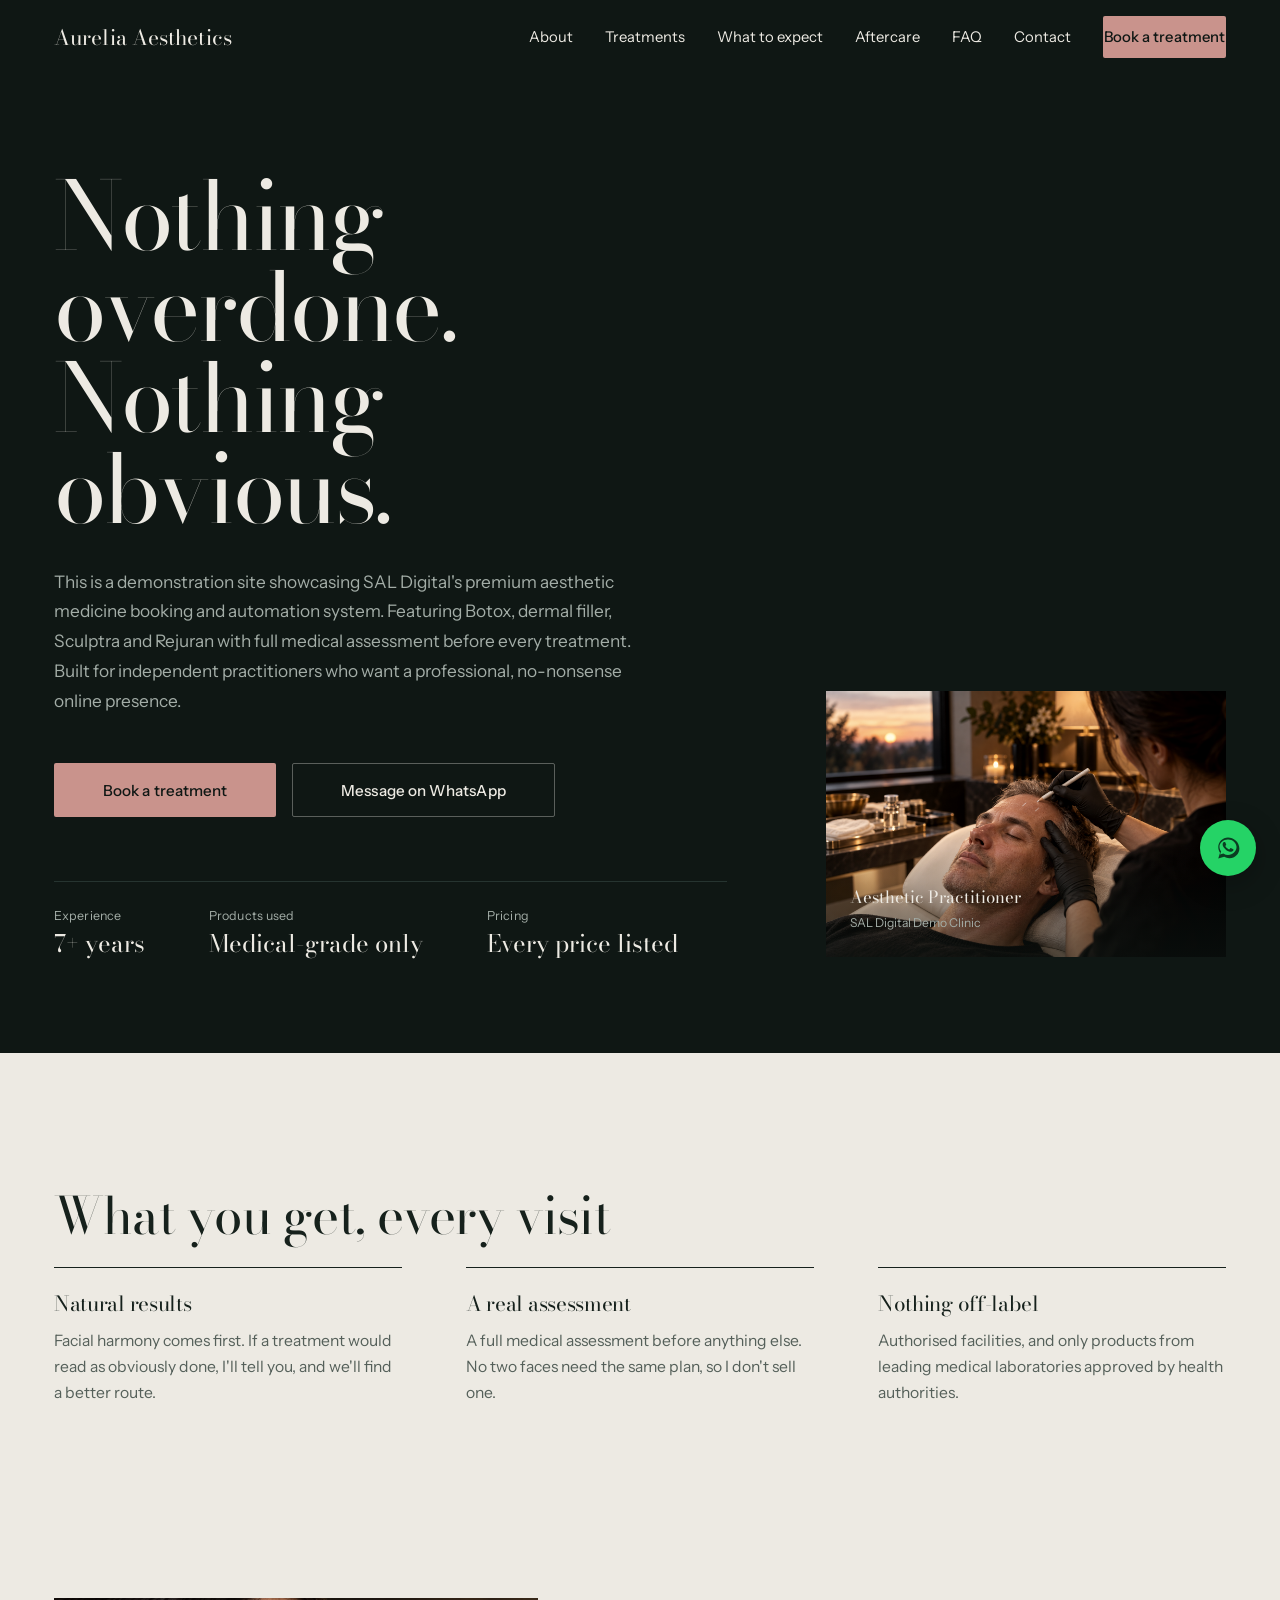
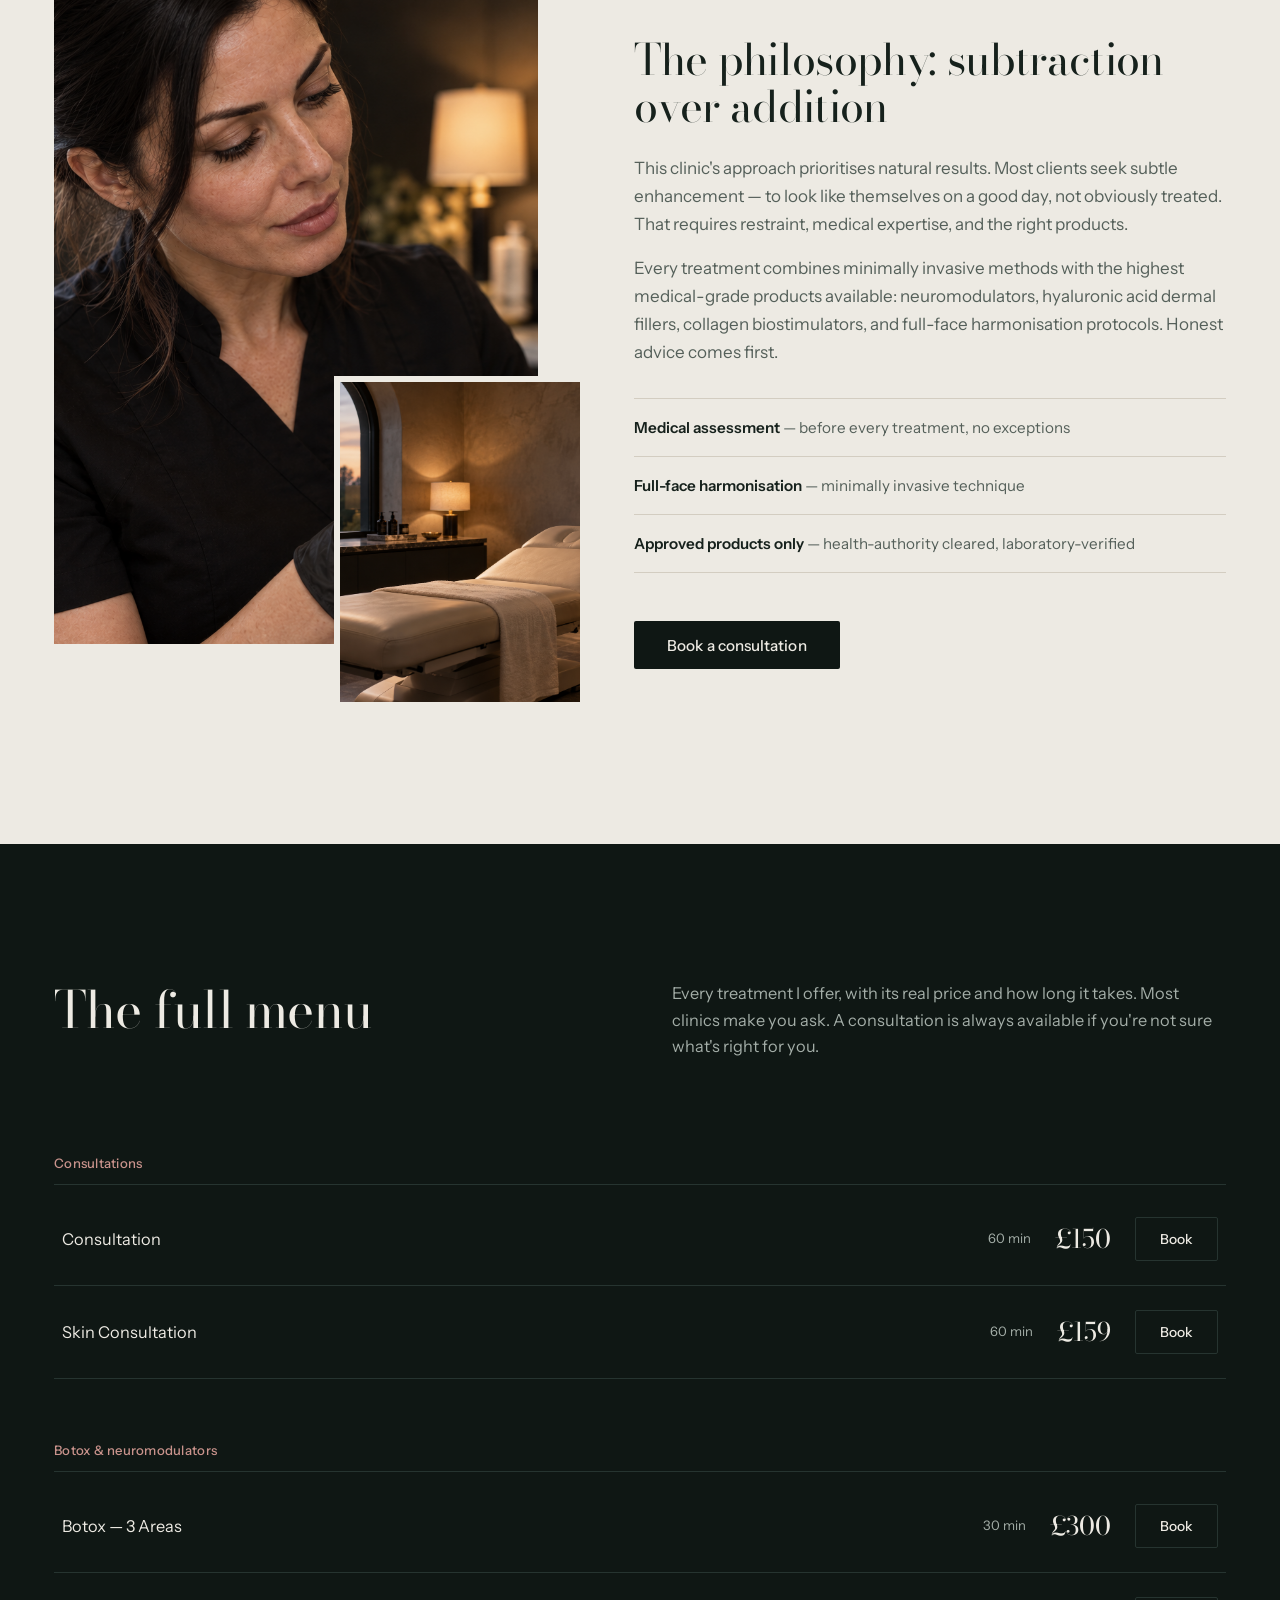
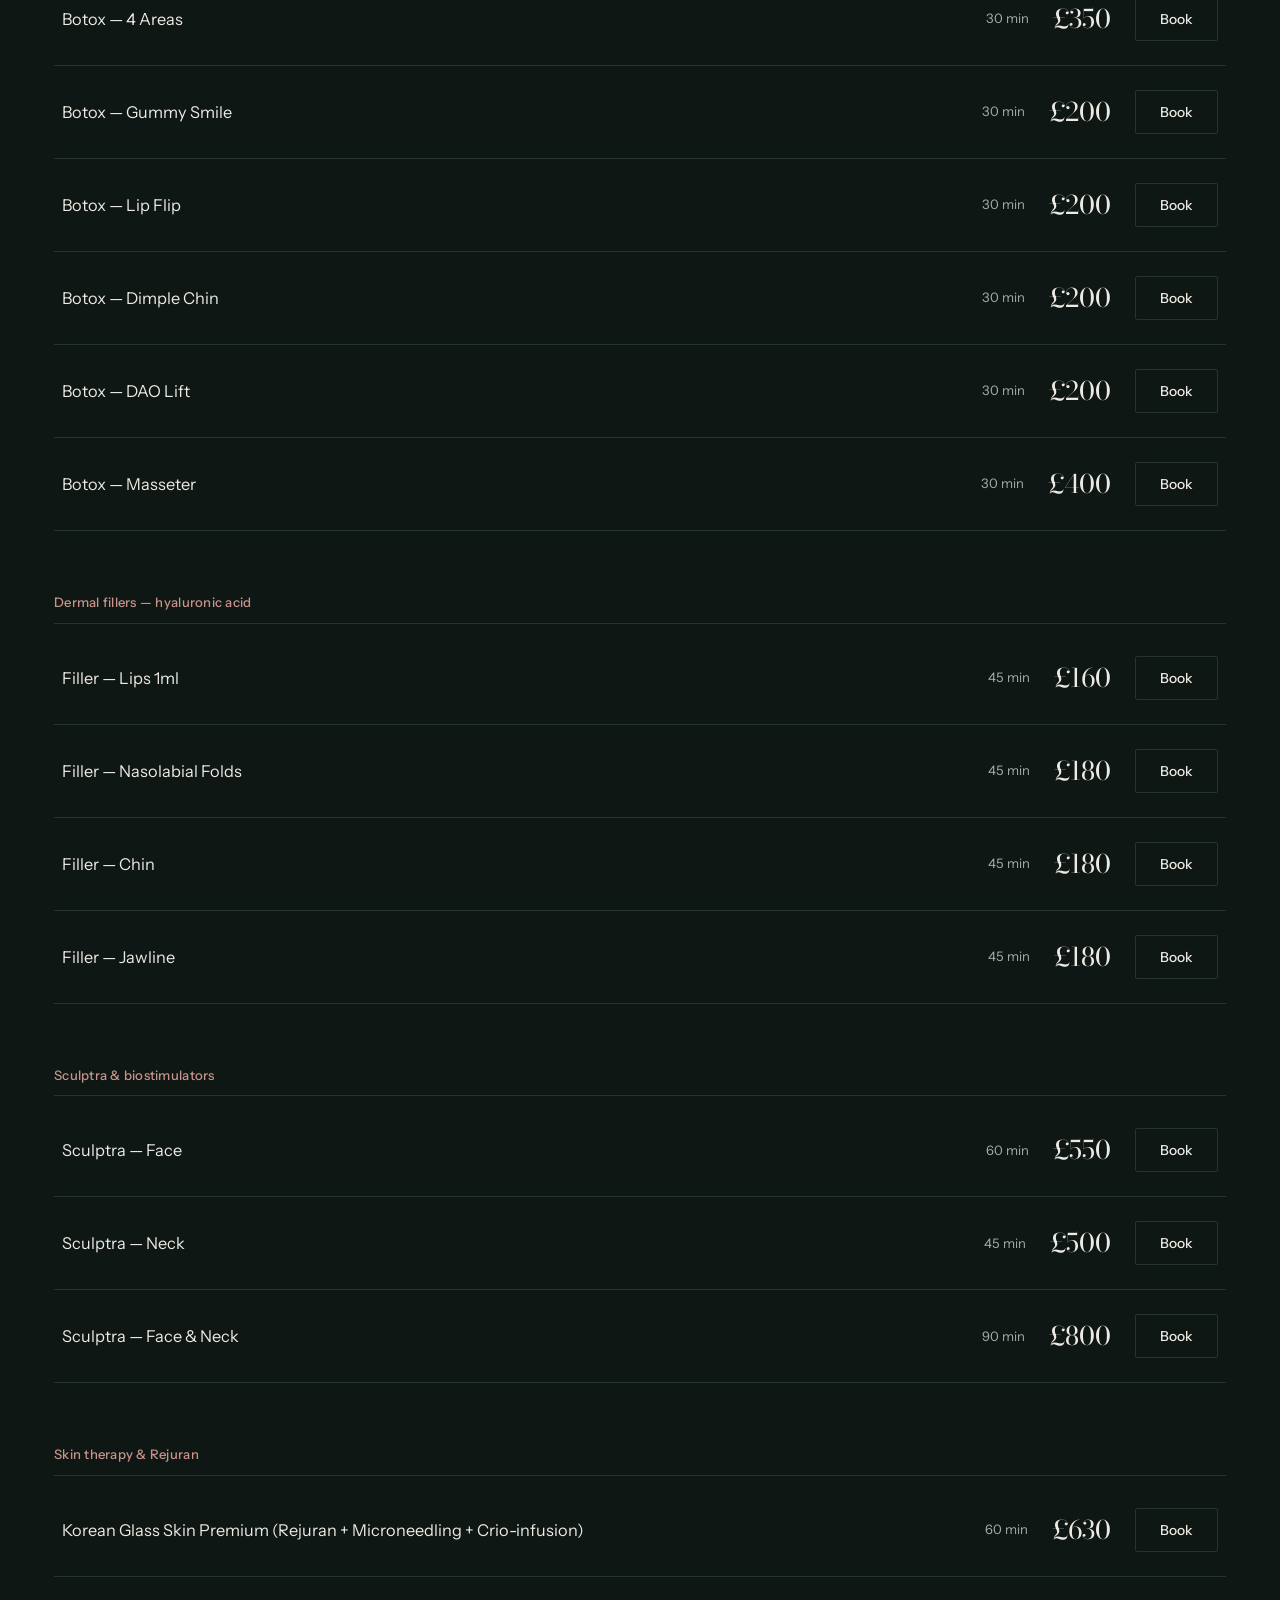
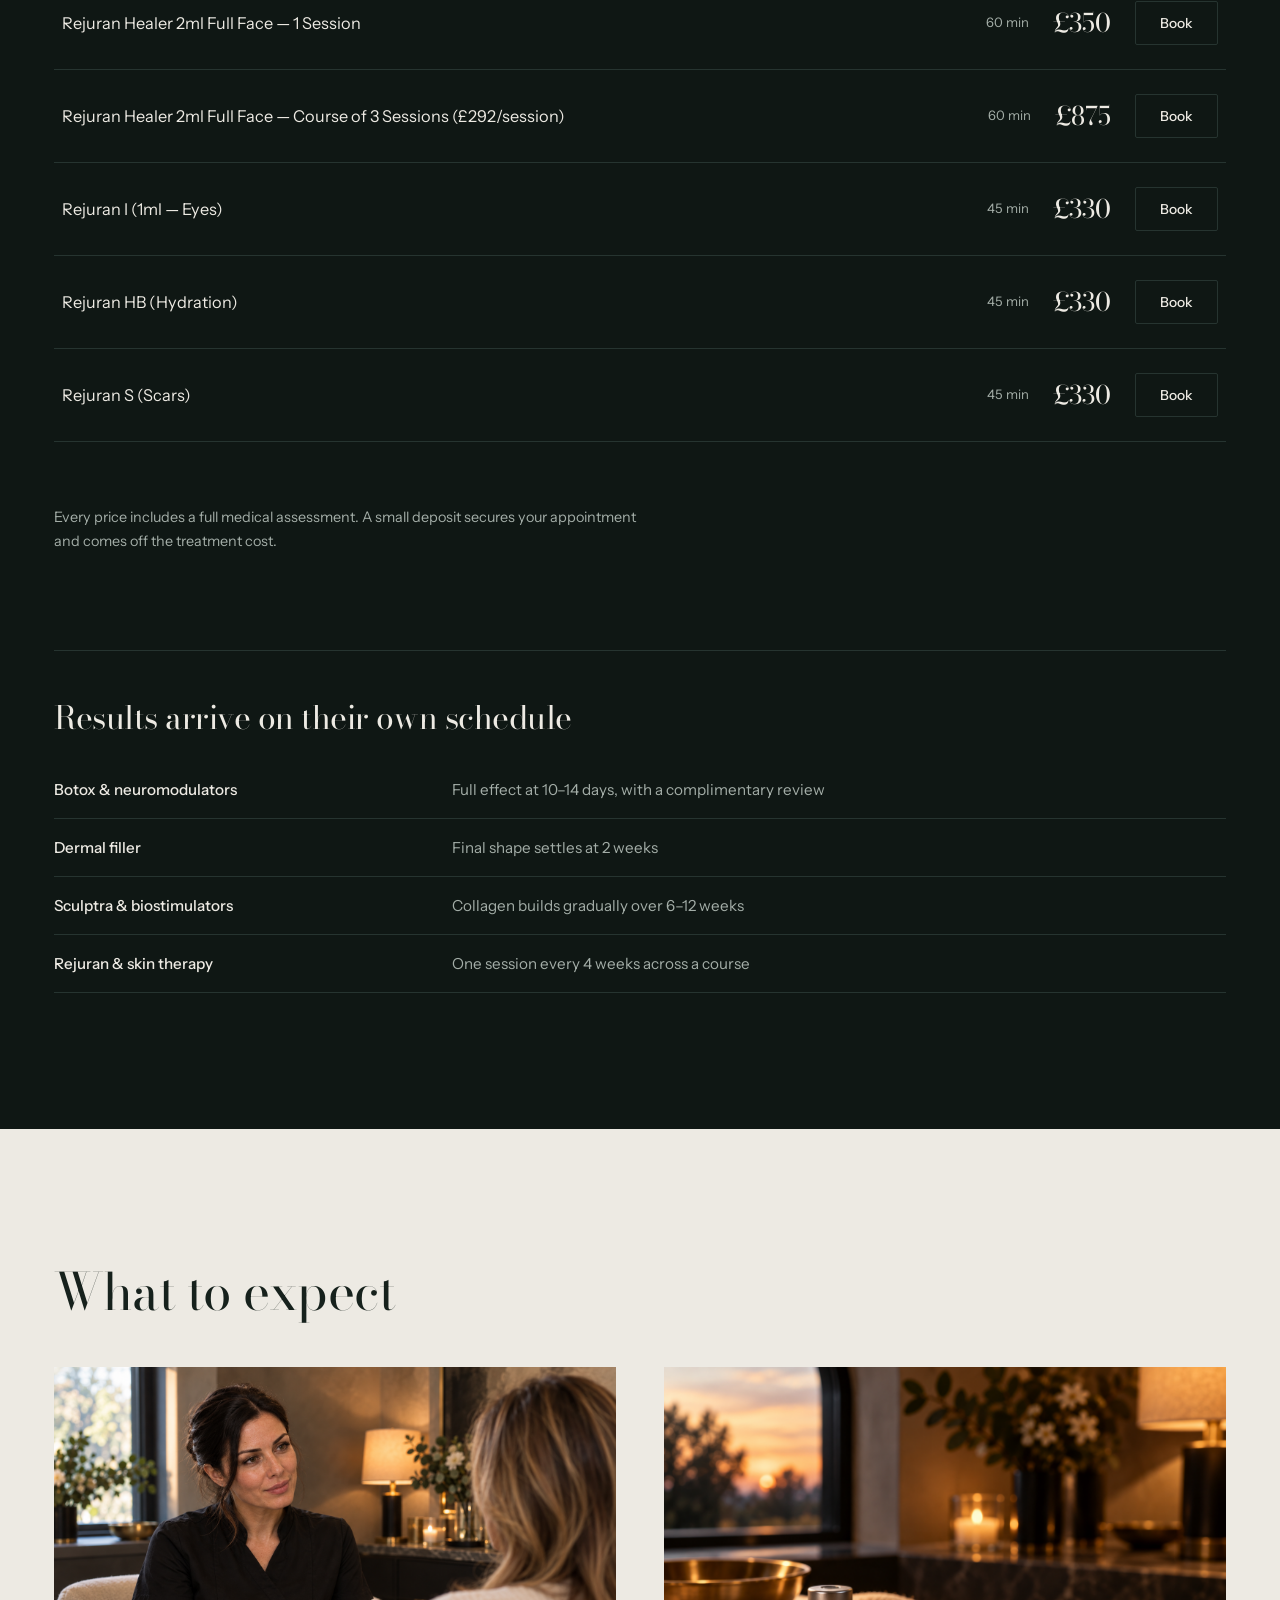
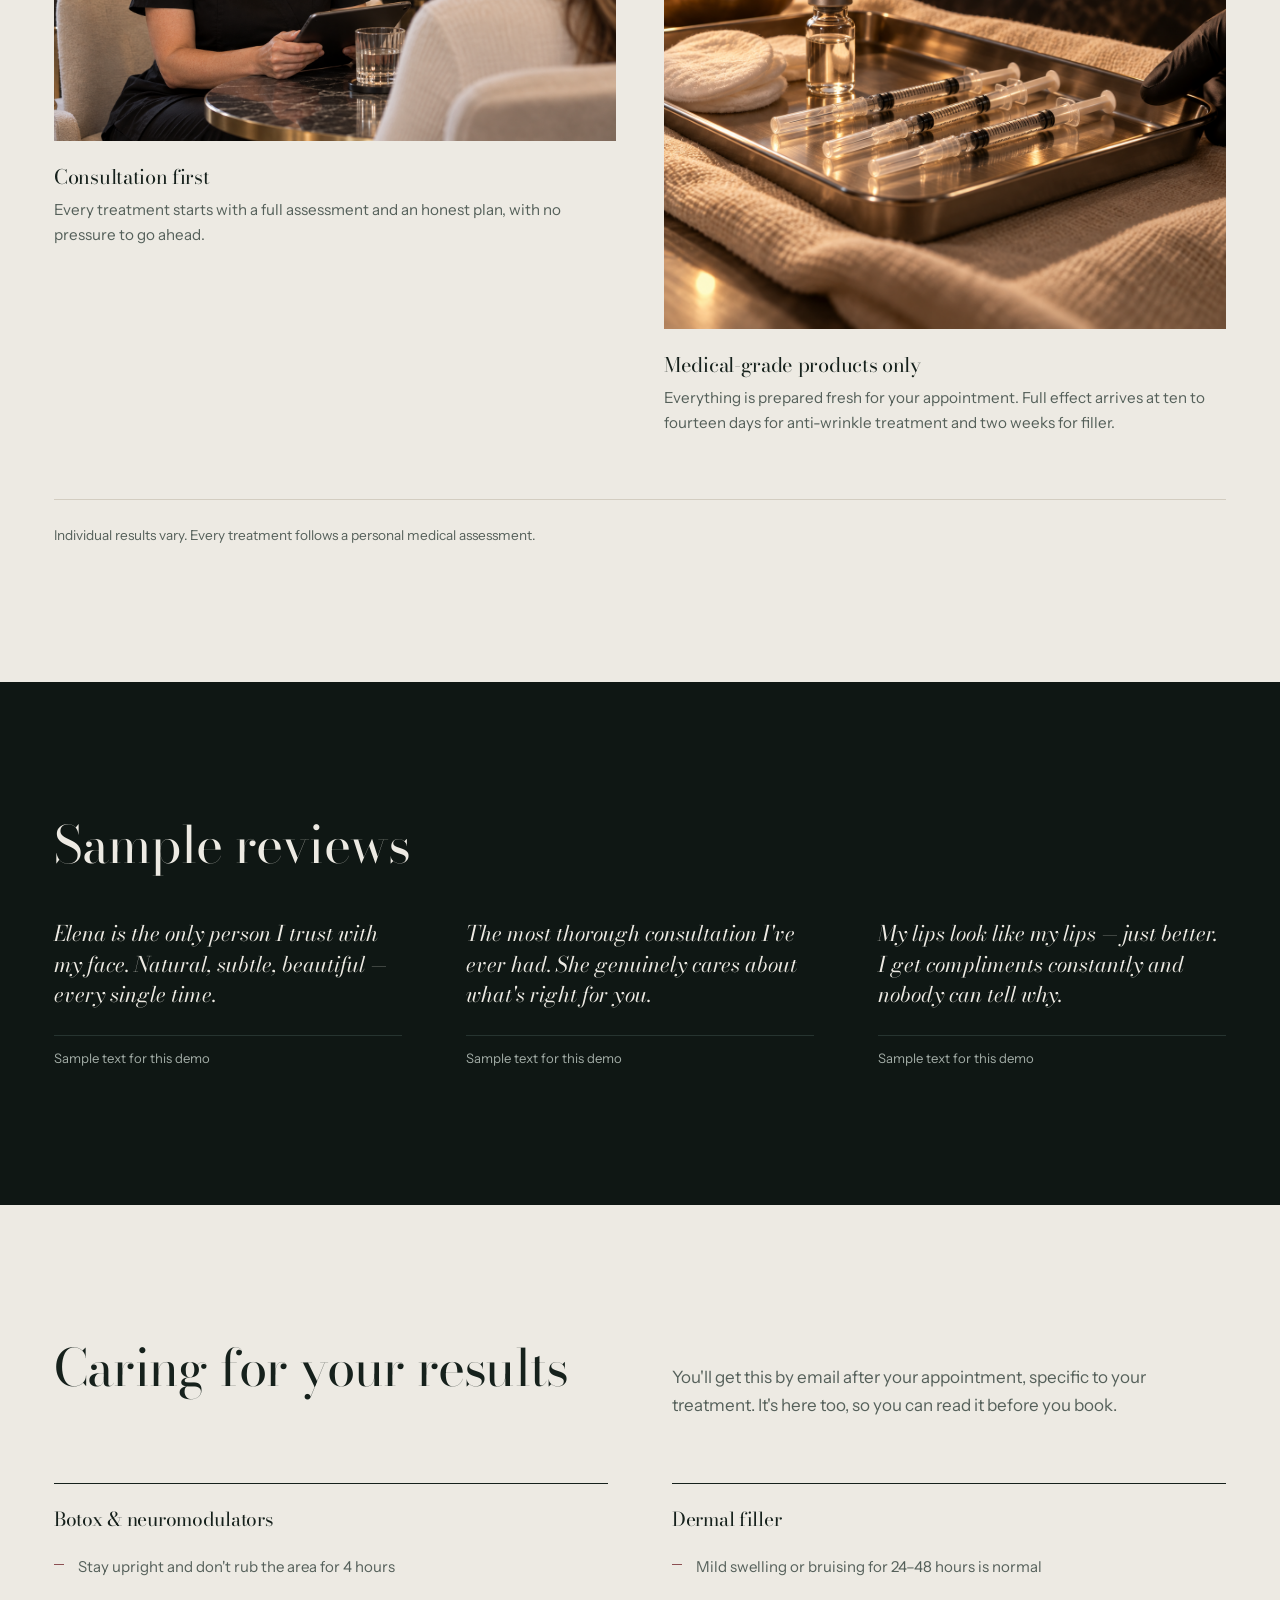
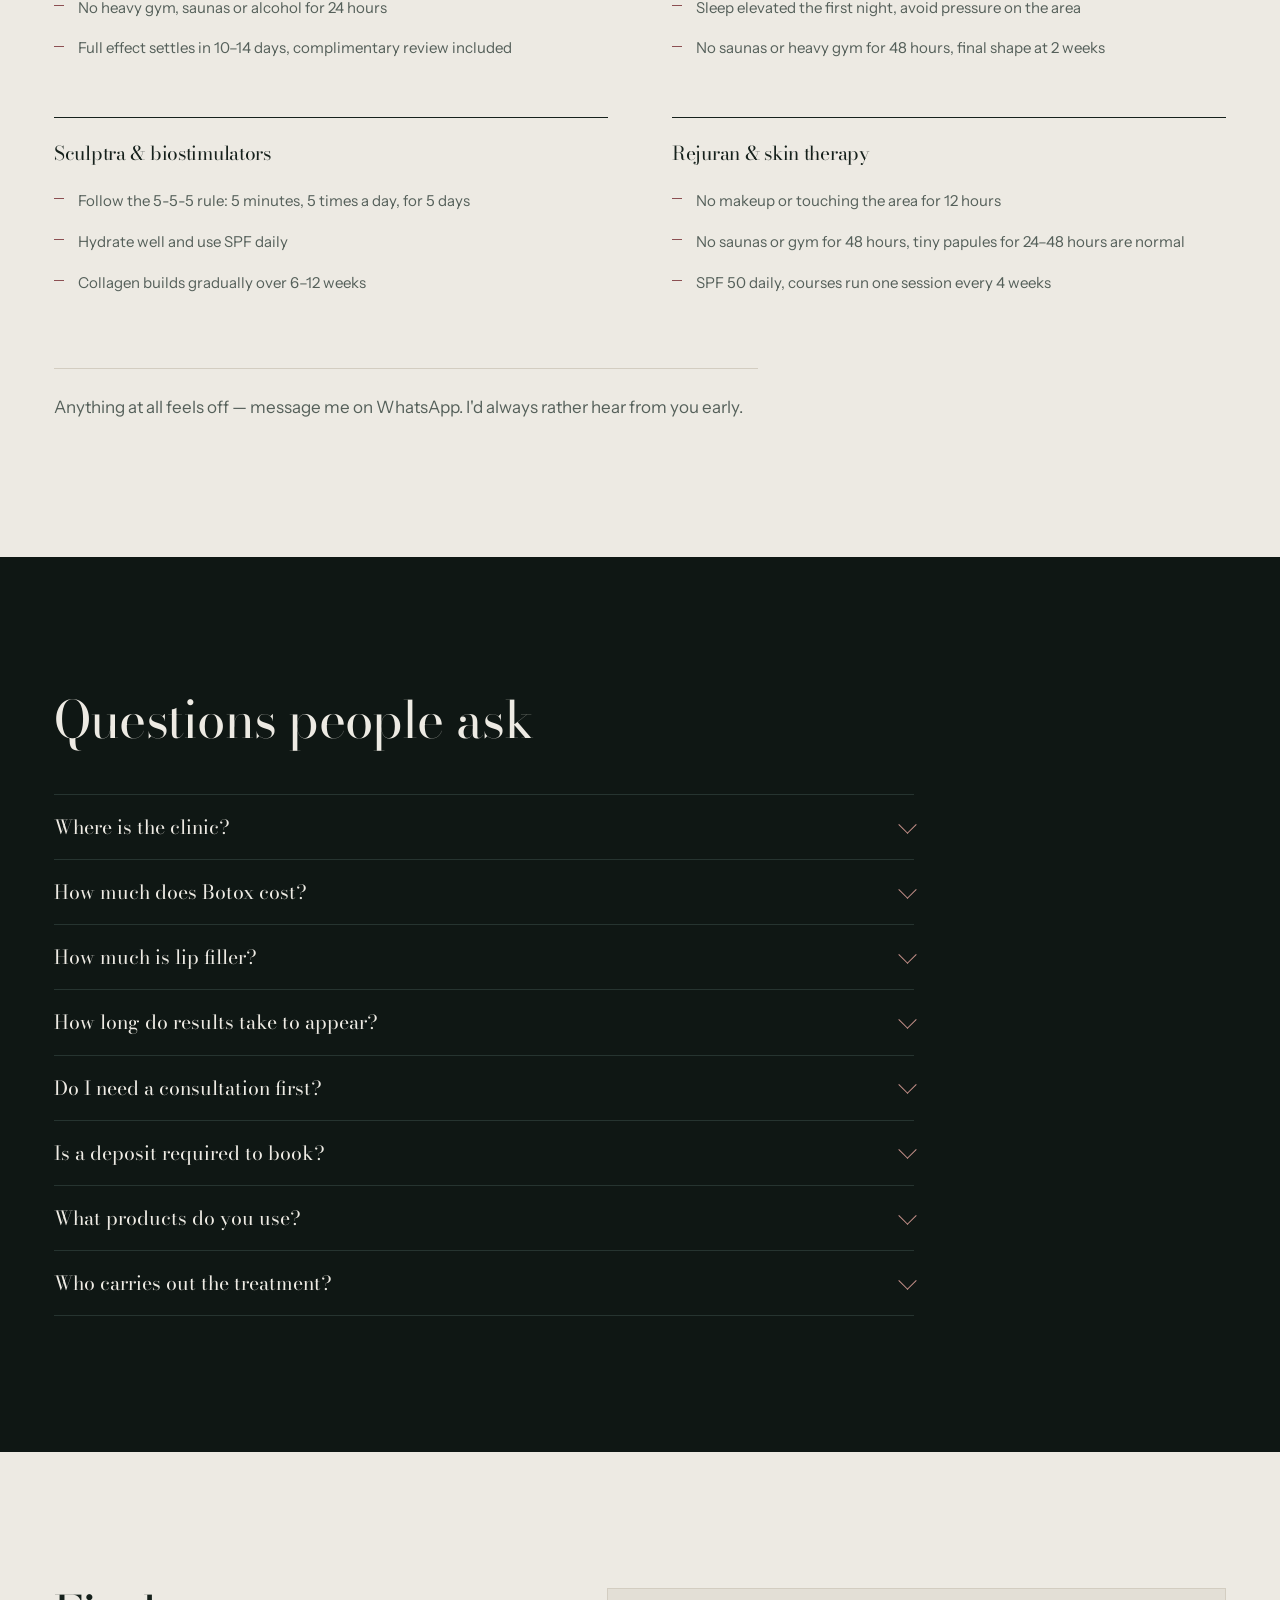
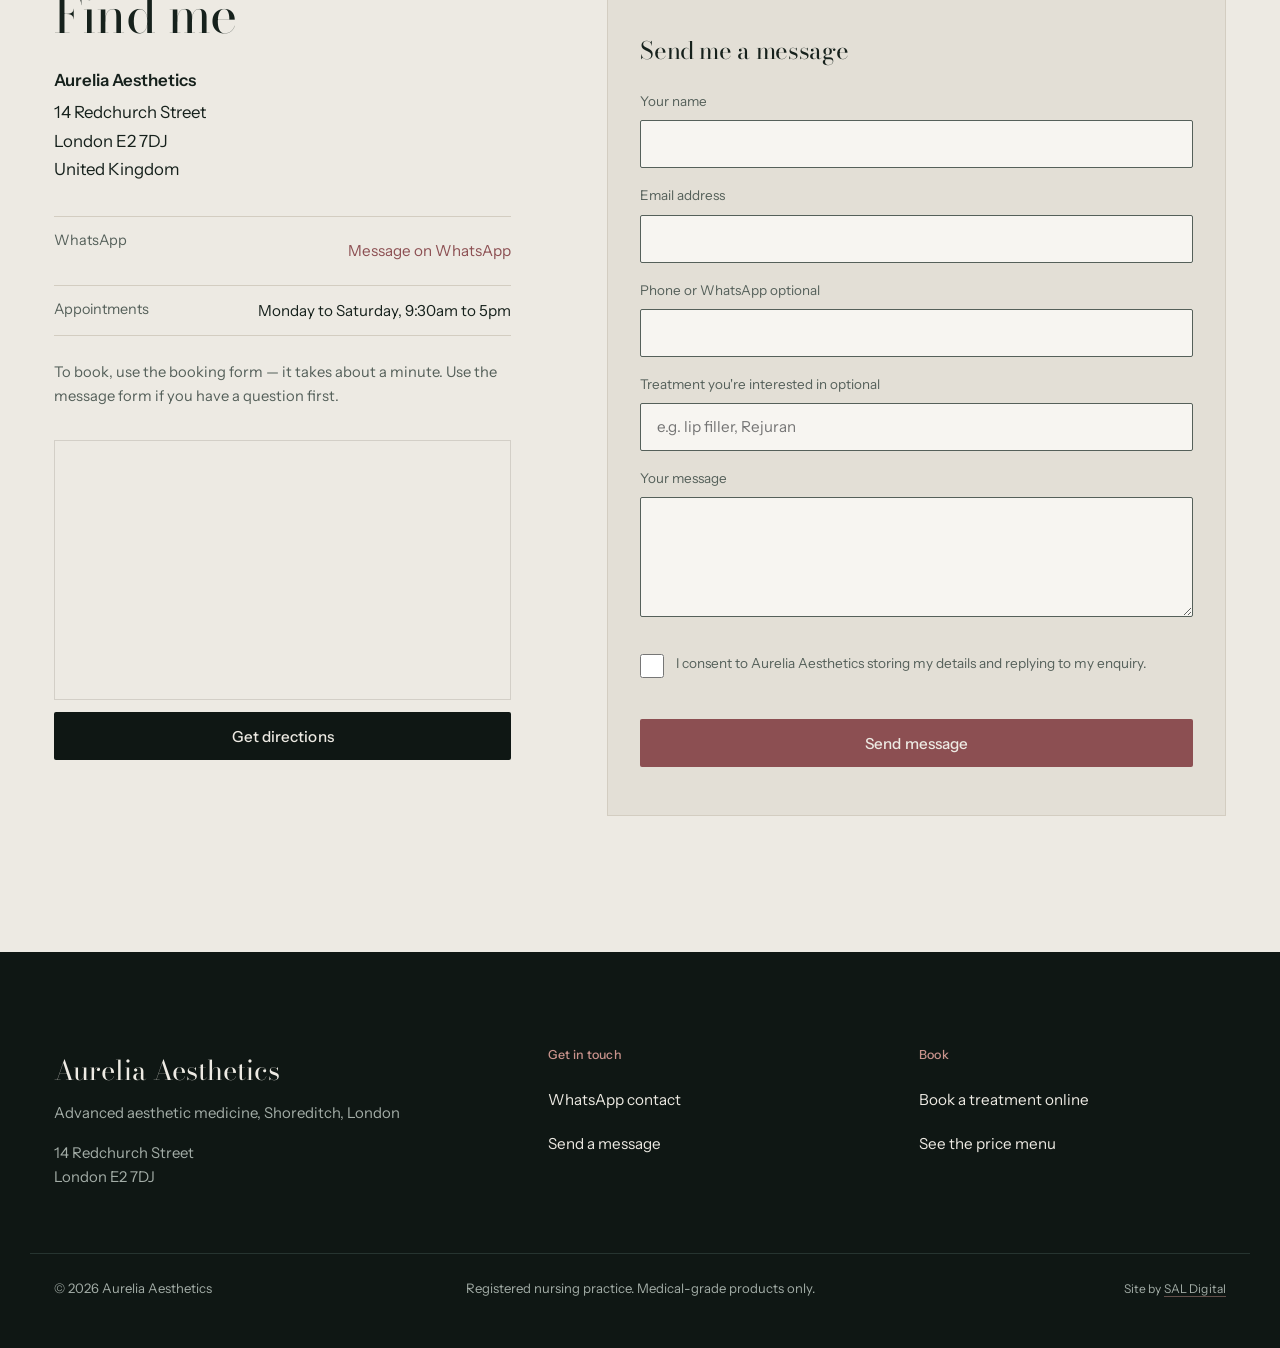
<file: index.html>
<!DOCTYPE html>
<html lang="en-GB">
<head>
<meta charset="UTF-8">
<meta name="viewport" content="width=device-width, initial-scale=1.0">
<title>Aurelia Aesthetics | Booking System Demo by SAL Digital</title>
<meta name="description" content="Premium aesthetic medicine demonstration site. Botox, dermal filler, Sculptra and Rejuran — every price listed, every treatment after a full medical assessment. SAL Digital booking and automation system template.">
<link rel="canonical" href="https://imsal007.github.io/sal-digital-aesthetics-demo/">
<meta name="theme-color" content="#0F1714">

<meta name="geo.region" content="GB-ISL">
<meta name="geo.placename" content="Shoreditch, London">

<meta property="og:type" content="website">
<meta property="og:title" content="Premium Aesthetic Medicine Clinic | SAL Digital Demo">
<meta property="og:description" content="Premium aesthetic medicine clinic demonstration. Every price listed, every treatment after full assessment.">
<meta property="og:url" content="https://imsal007.github.io/sal-digital-aesthetics-demo/">
<meta property="og:image" content="https://imsal007.github.io/sal-digital-aesthetics-demo/assets/practitioner-portrait.png">
<meta property="og:locale" content="en_GB">
<meta property="og:site_name" content="SAL Digital Aesthetics Demo">
<meta name="twitter:card" content="summary_large_image">

<link rel="icon" href="assets/favicon.svg" type="image/svg+xml">
<link rel="preconnect" href="https://fonts.googleapis.com">
<link rel="preconnect" href="https://fonts.gstatic.com" crossorigin>
<link href="https://fonts.googleapis.com/css2?family=Bodoni+Moda:ital,opsz,wght@0,6..96,400;0,6..96,500;1,6..96,400&family=Instrument+Sans:wght@400;500;600&display=swap" rel="stylesheet">
<link rel="stylesheet" href="styles.css">
</head>
<body>

<a class="skip-link" href="#main">Skip to content</a>

<!-- ============ MASTHEAD ============ -->
<header class="masthead" id="top">
  <div class="shell masthead-inner">
    <a href="#top" class="wordmark">Aurelia Aesthetics</a>
    <nav class="nav" id="mainNav" aria-label="Main">
      <a href="#about">About</a>
      <a href="#treatments">Treatments</a>
      <a href="#results">What to expect</a>
      <a href="#aftercare">Aftercare</a>
      <a href="#faq">FAQ</a>
      <a href="#contact-form">Contact</a>
      <a href="#" class="btn btn-accent nav-book" data-book="">Book a treatment</a>
    </nav>
    <button class="nav-toggle" id="navToggle" aria-label="Open menu" aria-expanded="false" aria-controls="mainNav">
      <span></span><span></span>
    </button>
  </div>
</header>

<main id="main">

<!-- ============ HERO ============ -->
<section class="hero">
  <div class="shell hero-grid">
    <div class="hero-copy">
      <h1 class="hero-title">Nothing overdone.<br>Nothing obvious.</h1>
      <p class="hero-lead">This is a demonstration site showcasing SAL Digital's premium aesthetic medicine booking and automation system. Featuring Botox, dermal filler, Sculptra and Rejuran with full medical assessment before every treatment. Built for independent practitioners who want a professional, no-nonsense online presence.</p>
      <div class="hero-ctas">
        <a href="#" class="btn btn-accent btn-lg" data-book="">Book a treatment</a>
        <a href="https://wa.me/447438815827" class="btn btn-quiet btn-lg" target="_blank" rel="noopener">Message on WhatsApp</a>
      </div>
      <dl class="facts">
        <div class="fact">
          <dt>Experience</dt>
          <dd>7+ years</dd>
        </div>
        <div class="fact">
          <dt>Products used</dt>
          <dd>Medical-grade only</dd>
        </div>
        <div class="fact">
          <dt>Pricing</dt>
          <dd>Every price listed</dd>
        </div>
      </dl>
    </div>
    <figure class="hero-figure">
      <picture>
        <img src="assets/practitioner-portrait.png" width="359" height="640" alt="Practitioner treating a client in a softly lit treatment room" fetchpriority="high" decoding="async">
      </picture>
      <figcaption>Aesthetic Practitioner<span>SAL Digital Demo Clinic</span></figcaption>
    </figure>
  </div>
</section>

<!-- ============ CREED ============ -->
<section class="creed">
  <div class="shell">
    <h2 class="sec-title">What you get, every visit</h2>
    <div class="creed-grid">
      <article class="creed-item">
        <h3>Natural results</h3>
        <p>Facial harmony comes first. If a treatment would read as obviously done, I'll tell you, and we'll find a better route.</p>
      </article>
      <article class="creed-item">
        <h3>A real assessment</h3>
        <p>A full medical assessment before anything else. No two faces need the same plan, so I don't sell one.</p>
      </article>
      <article class="creed-item">
        <h3>Nothing off-label</h3>
        <p>Authorised facilities, and only products from leading medical laboratories approved by health authorities.</p>
      </article>
    </div>
  </div>
</section>

<!-- ============ ABOUT ============ -->
<section class="about" id="about">
  <div class="shell about-grid">
    <div class="about-figures">
      <figure class="about-fig-main">
        <picture>
          <img src="assets/treatment-clinic.png" width="704" height="1524" alt="Practitioner performing a facial treatment" loading="lazy" decoding="async">
        </picture>
      </figure>
      <figure class="about-fig-inset">
        <picture>
          <img src="assets/treatment-hydrafacial.png" width="704" height="1524" alt="A calm treatment room with a made-up treatment bed" loading="lazy" decoding="async">
        </picture>
      </figure>
    </div>
    <div class="about-copy">
      <h2>The philosophy: subtraction over addition</h2>
      <p>This clinic's approach prioritises natural results. Most clients seek subtle enhancement — to look like themselves on a good day, not obviously treated. That requires restraint, medical expertise, and the right products.</p>
      <p>Every treatment combines minimally invasive methods with the highest medical-grade products available: neuromodulators, hyaluronic acid dermal fillers, collagen biostimulators, and full-face harmonisation protocols. Honest advice comes first.</p>
      <ul class="about-list">
        <li><strong>Medical assessment</strong> — before every treatment, no exceptions</li>
        <li><strong>Full-face harmonisation</strong> — minimally invasive technique</li>
        <li><strong>Approved products only</strong> — health-authority cleared, laboratory-verified</li>
      </ul>
      <a href="#" class="btn btn-ink" data-book="">Book a consultation</a>
    </div>
  </div>
</section>

<!-- ============ TREATMENTS ============ -->
<section class="menu-sec" id="treatments">
  <div class="shell">
    <div class="menu-head">
      <h2 class="sec-title">The full menu</h2>
      <p class="menu-intro">Every treatment I offer, with its real price and how long it takes. Most clinics make you ask. A consultation is always available if you're not sure what's right for you.</p>
    </div>

    <div class="treatment-group">
      <h3 class="group-title">Consultations</h3>
      <div class="menu" id="menu-consultations"></div>
    </div>

    <div class="treatment-group">
      <h3 class="group-title">Botox &amp; neuromodulators</h3>
      <div class="menu" id="menu-botox"></div>
    </div>

    <div class="treatment-group">
      <h3 class="group-title">Dermal fillers — hyaluronic acid</h3>
      <div class="menu" id="menu-fillers"></div>
    </div>

    <div class="treatment-group">
      <h3 class="group-title">Sculptra &amp; biostimulators</h3>
      <div class="menu" id="menu-sculptra"></div>
    </div>

    <div class="treatment-group">
      <h3 class="group-title">Skin therapy &amp; Rejuran</h3>
      <div class="menu" id="menu-skin"></div>
    </div>

    <p class="menu-note">Every price includes a full medical assessment. A small deposit secures your appointment and comes off the treatment cost.</p>

    <div class="settle">
      <h3 class="settle-title">Results arrive on their own schedule</h3>
      <table class="settle-table">
        <caption class="visually-hidden">How long each treatment takes to settle</caption>
        <tbody>
          <tr><th scope="row">Botox &amp; neuromodulators</th><td>Full effect at 10–14 days, with a complimentary review</td></tr>
          <tr><th scope="row">Dermal filler</th><td>Final shape settles at 2 weeks</td></tr>
          <tr><th scope="row">Sculptra &amp; biostimulators</th><td>Collagen builds gradually over 6–12 weeks</td></tr>
          <tr><th scope="row">Rejuran &amp; skin therapy</th><td>One session every 4 weeks across a course</td></tr>
        </tbody>
      </table>
    </div>
  </div>
</section>

<!-- ============ RESULTS ============ -->
<section class="results" id="results">
  <div class="shell">
    <h2 class="sec-title">What to expect</h2>
    <div class="results-grid">
      <figure class="result">
        <picture>
          <img src="assets/lips-before-after.png" width="768" height="1364" alt="Practitioner talking through a treatment plan with a client" loading="lazy" decoding="async">
        </picture>
        <figcaption>
          <h3>Consultation first</h3>
          <p>Every treatment starts with a full assessment and an honest plan, with no pressure to go ahead.</p>
        </figcaption>
      </figure>
      <figure class="result">
        <picture>
          <img src="assets/treatment-botox-men.png" width="900" height="1594" alt="Sterile syringes and a vial laid out on a treatment tray" loading="lazy" decoding="async">
        </picture>
        <figcaption>
          <h3>Medical-grade products only</h3>
          <p>Everything is prepared fresh for your appointment. Full effect arrives at ten to fourteen days for anti-wrinkle treatment and two weeks for filler.</p>
        </figcaption>
      </figure>
    </div>
    <p class="disclaimer">Individual results vary. Every treatment follows a personal medical assessment.</p>
  </div>
</section>

<!-- ============ VOICES ============ -->
<section class="voices" id="reviews">
  <div class="shell">
    <h2 class="sec-title">Sample reviews</h2>
    <div class="voices-grid">
      <figure class="voice">
        <blockquote><p>Elena is the only person I trust with my face. Natural, subtle, beautiful — every single time.</p></blockquote>
        <figcaption>Sample text for this demo</figcaption>
      </figure>
      <figure class="voice">
        <blockquote><p>The most thorough consultation I've ever had. She genuinely cares about what's right for you.</p></blockquote>
        <figcaption>Sample text for this demo</figcaption>
      </figure>
      <figure class="voice">
        <blockquote><p>My lips look like my lips — just better. I get compliments constantly and nobody can tell why.</p></blockquote>
        <figcaption>Sample text for this demo</figcaption>
      </figure>
    </div>
  </div>
</section>

<!-- ============ AFTERCARE ============ -->
<section class="aftercare" id="aftercare">
  <div class="shell">
    <div class="aftercare-head">
      <h2 class="sec-title">Caring for your results</h2>
      <p>You'll get this by email after your appointment, specific to your treatment. It's here too, so you can read it before you book.</p>
    </div>
    <div class="aftercare-grid">
      <article class="care">
        <h3>Botox &amp; neuromodulators</h3>
        <ul>
          <li>Stay upright and don't rub the area for 4 hours</li>
          <li>No heavy gym, saunas or alcohol for 24 hours</li>
          <li>Full effect settles in 10–14 days, complimentary review included</li>
        </ul>
      </article>
      <article class="care">
        <h3>Dermal filler</h3>
        <ul>
          <li>Mild swelling or bruising for 24–48 hours is normal</li>
          <li>Sleep elevated the first night, avoid pressure on the area</li>
          <li>No saunas or heavy gym for 48 hours, final shape at 2 weeks</li>
        </ul>
      </article>
      <article class="care">
        <h3>Sculptra &amp; biostimulators</h3>
        <ul>
          <li>Follow the 5-5-5 rule: 5 minutes, 5 times a day, for 5 days</li>
          <li>Hydrate well and use SPF daily</li>
          <li>Collagen builds gradually over 6–12 weeks</li>
        </ul>
      </article>
      <article class="care">
        <h3>Rejuran &amp; skin therapy</h3>
        <ul>
          <li>No makeup or touching the area for 12 hours</li>
          <li>No saunas or gym for 48 hours, tiny papules for 24–48 hours are normal</li>
          <li>SPF 50 daily, courses run one session every 4 weeks</li>
        </ul>
      </article>
    </div>
    <p class="aftercare-note">Anything at all feels off — message me on WhatsApp. I'd always rather hear from you early.</p>
  </div>
</section>

<!-- ============ FAQ ============ -->
<section class="faq" id="faq">
  <div class="shell">
    <h2 class="sec-title">Questions people ask</h2>
    <div class="faq-list">
      <details class="faq-item">
        <summary>Where is the clinic?</summary>
        <p>14 Redchurch Street, London E2 7DJ, in Shoreditch. It's a short walk from Shoreditch High Street and Liverpool Street stations.</p>
      </details>
      <details class="faq-item">
        <summary>How much does Botox cost?</summary>
        <p>Three areas is £300 and four areas is £350. Single-area treatments — gummy smile, lip flip, dimple chin, DAO lift — are £200 each, and masseter is £400. Every price includes a full medical assessment.</p>
      </details>
      <details class="faq-item">
        <summary>How much is lip filler?</summary>
        <p>Lips with 1ml of hyaluronic acid dermal filler is £160. Nasolabial folds, chin and jawline are £180 each.</p>
      </details>
      <details class="faq-item">
        <summary>How long do results take to appear?</summary>
        <p>Botox reaches full effect at 10 to 14 days, and a complimentary review is included. Dermal filler settles to its final shape at 2 weeks. Sculptra builds collagen gradually over 6 to 12 weeks. Rejuran courses run one session every 4 weeks.</p>
      </details>
      <details class="faq-item">
        <summary>Do I need a consultation first?</summary>
        <p>Every treatment begins with a full medical assessment, and that's included in the price. A standalone consultation is £150, or £159 for a skin consultation, if you'd rather talk things through before committing.</p>
      </details>
      <details class="faq-item">
        <summary>Is a deposit required to book?</summary>
        <p>Yes, a 20% deposit secures your appointment and comes off the cost of the treatment.</p>
      </details>
      <details class="faq-item">
        <summary>What products do you use?</summary>
        <p>Only medical-grade products from leading medical laboratories approved by health authorities, used in authorised facilities. Nothing off-label.</p>
      </details>
      <details class="faq-item">
        <summary>Who carries out the treatment?</summary>
        <p>Dr. Elena Marsh, a medically trained practitioner (demo profile) specialising in advanced, non-surgical facial rejuvenation.</p>
      </details>
    </div>
  </div>
</section>

<!-- ============ CONTACT ============ -->
<section class="contact-sec" id="contact-form">
  <div class="shell contact-grid">
    <div class="contact-info">
      <h2 class="sec-title">Find me</h2>
      <address class="clinic-address">
        <strong>Aurelia Aesthetics</strong>
        14 Redchurch Street<br>
        London E2 7DJ<br>
        United Kingdom
      </address>
      <dl class="contact-lines">
        <div><dt>WhatsApp</dt><dd><a href="https://wa.me/447438815827" target="_blank" rel="noopener">Message on WhatsApp</a></dd></div>
        <div><dt>Appointments</dt><dd>Monday to Saturday, 9:30am to 5pm</dd></div>
      </dl>
      <p class="contact-note">To book, use the booking form — it takes about a minute. Use the message form if you have a question first.</p>

      <div class="map-wrap">
        <iframe
          class="map-frame"
          title="Map showing 14 Redchurch Street, London E2 7DJ"
          src="https://www.openstreetmap.org/export/embed.html?bbox=-0.0808%2C51.5227%2C-0.0728%2C51.5267&amp;layer=mapnik&amp;marker=51.5247%2C-0.0768"
          loading="lazy"
          referrerpolicy="no-referrer-when-downgrade"></iframe>
        <a class="btn btn-ink map-cta"
           href="https://www.google.com/maps/search/?api=1&amp;query=14%20Redchurch%20Street%2C%20London%20E2%207DJ"
           target="_blank" rel="noopener">Get directions</a>
      </div>
    </div>

    <form class="contact-form" id="contactForm" method="POST">
      <input type="text" name="company" tabindex="-1" autocomplete="off" aria-hidden="true" style="position:absolute;left:-9999px;height:0;width:0;opacity:0">
      <h3>Send me a message</h3>

      <label class="field-label" for="cfName">Your name</label>
      <input class="field" type="text" id="cfName" name="name" autocomplete="name" required>

      <label class="field-label" for="cfEmail">Email address</label>
      <input class="field" type="email" id="cfEmail" name="email" autocomplete="email" inputmode="email" required>

      <label class="field-label" for="cfPhone">Phone or WhatsApp <span class="opt">optional</span></label>
      <input class="field" type="tel" id="cfPhone" name="phone" autocomplete="tel" inputmode="tel">

      <label class="field-label" for="cfTreatment">Treatment you're interested in <span class="opt">optional</span></label>
      <input class="field" type="text" id="cfTreatment" name="treatment" placeholder="e.g. lip filler, Rejuran">

      <label class="field-label" for="cfMessage">Your message</label>
      <textarea class="field" id="cfMessage" name="message" rows="4" required></textarea>

      <label class="gdpr-check">
        <input type="checkbox" id="cfConsent" name="consent" value="yes" required>
        <span>I consent to Aurelia Aesthetics storing my details and replying to my enquiry.</span>
      </label>

      <p class="form-status" id="cfStatus" role="status" aria-live="polite"></p>
      <button class="btn btn-accent btn-block" type="submit" id="cfSubmit">Send message</button>
    </form>
  </div>
</section>

</main>

<!-- ============ FOOTER ============ -->
<footer class="footer" id="contact">
  <div class="shell footer-grid">
    <div class="footer-brand-col">
      <p class="footer-wordmark">Aurelia Aesthetics</p>
      <p class="footer-tag">Advanced aesthetic medicine, Shoreditch, London</p>
      <address class="footer-address">
        14 Redchurch Street<br>
        London E2 7DJ
      </address>
    </div>
    <div class="footer-col">
      <h2>Get in touch</h2>
      <a href="https://wa.me/447438815827" target="_blank" rel="noopener">WhatsApp contact</a>
      <a href="#contact-form">Send a message</a>
    </div>
    <div class="footer-col">
      <h2>Book</h2>
      <a href="#" data-book="">Book a treatment online</a>
      <a href="#treatments">See the price menu</a>
    </div>
  </div>
  <div class="shell footer-base">
    <p>© <span id="year"></span> Aurelia Aesthetics</p>
    <p>Registered nursing practice. Medical-grade products only.</p>
    <p class="footer-credit">Site by <a href="https://saldigital.co/" target="_blank" rel="noopener">SAL Digital</a></p>
  </div>
</footer>

<!-- ============ WHATSAPP ============ -->
<div class="wa" id="wa">
  <div class="wa-card" id="waCard" hidden>
    <div class="wa-card-head">
      <p class="wa-card-name">Aurelia Aesthetics</p>
      <button class="wa-card-close" id="waClose" aria-label="Close WhatsApp panel">
        <svg viewBox="0 0 24 24" width="16" height="16" aria-hidden="true" focusable="false"><path d="M5 5l14 14M19 5L5 19" stroke="currentColor" stroke-width="1.6" fill="none" stroke-linecap="round"/></svg>
      </button>
    </div>
    <p class="wa-card-msg">Hi, I'm Elena. Messages come straight to me — ask me anything about a treatment, or which one would suit you.</p>
    <a class="wa-card-cta" href="https://wa.me/447438815827" target="_blank" rel="noopener">
      <svg viewBox="0 0 32 32" width="18" height="18" fill="currentColor" aria-hidden="true" focusable="false"><path d="M16 3C9.4 3 4 8.3 4 14.9c0 2.6.8 5 2.2 7L4 29l7.3-2.1c1.9 1 4 1.6 6.2 1.6h.5c6.6 0 12-5.3 12-11.9C30 8.3 22.6 3 16 3zm0 21.5c-1.9 0-3.7-.5-5.3-1.5l-.4-.2-4 1.2 1.2-3.9-.3-.4c-1.1-1.6-1.7-3.5-1.7-5.5C5.5 9.9 10.2 5.5 16 5.5S26.5 9.9 26.5 14.9 21.8 24.5 16 24.5zm5.8-7.3c-.3-.2-1.9-1-2.2-1.1-.3-.1-.5-.2-.7.2-.2.3-.8 1.1-1 1.3-.2.2-.4.2-.7.1-.3-.2-1.4-.5-2.6-1.6-1-.9-1.6-1.9-1.8-2.2-.2-.3 0-.5.1-.7l.5-.6c.2-.2.2-.4.3-.6.1-.2 0-.4 0-.6-.1-.2-.7-1.7-1-2.3-.3-.6-.5-.5-.7-.5h-.6c-.2 0-.6.1-.9.4-.3.3-1.1 1.1-1.1 2.7s1.2 3.1 1.3 3.3c.2.2 2.3 3.5 5.6 4.9.8.3 1.4.5 1.9.7.8.2 1.5.2 2.1.1.6-.1 1.9-.8 2.2-1.5.3-.8.3-1.4.2-1.5-.1-.2-.3-.3-.6-.4z"/></svg>
      Open WhatsApp
    </a>
  </div>
  <button class="wa-float" id="waToggle" aria-expanded="false" aria-controls="waCard" aria-label="Message us on WhatsApp">
    <svg class="wa-icon-chat" viewBox="0 0 32 32" width="26" height="26" fill="currentColor" aria-hidden="true" focusable="false"><path d="M16 3C9.4 3 4 8.3 4 14.9c0 2.6.8 5 2.2 7L4 29l7.3-2.1c1.9 1 4 1.6 6.2 1.6h.5c6.6 0 12-5.3 12-11.9C30 8.3 22.6 3 16 3zm0 21.5c-1.9 0-3.7-.5-5.3-1.5l-.4-.2-4 1.2 1.2-3.9-.3-.4c-1.1-1.6-1.7-3.5-1.7-5.5C5.5 9.9 10.2 5.5 16 5.5S26.5 9.9 26.5 14.9 21.8 24.5 16 24.5zm5.8-7.3c-.3-.2-1.9-1-2.2-1.1-.3-.1-.5-.2-.7.2-.2.3-.8 1.1-1 1.3-.2.2-.4.2-.7.1-.3-.2-1.4-.5-2.6-1.6-1-.9-1.6-1.9-1.8-2.2-.2-.3 0-.5.1-.7l.5-.6c.2-.2.2-.4.3-.6.1-.2 0-.4 0-.6-.1-.2-.7-1.7-1-2.3-.3-.6-.5-.5-.7-.5h-.6c-.2 0-.6.1-.9.4-.3.3-1.1 1.1-1.1 2.7s1.2 3.1 1.3 3.3c.2.2 2.3 3.5 5.6 4.9.8.3 1.4.5 1.9.7.8.2 1.5.2 2.1.1.6-.1 1.9-.8 2.2-1.5.3-.8.3-1.4.2-1.5-.1-.2-.3-.3-.6-.4z"/></svg>
    <svg class="wa-icon-close" viewBox="0 0 24 24" width="22" height="22" aria-hidden="true" focusable="false"><path d="M5 5l14 14M19 5L5 19" stroke="currentColor" stroke-width="1.8" fill="none" stroke-linecap="round"/></svg>
  </button>
</div>

<!-- ============ MOBILE BOOK BAR ============ -->
<div class="book-bar" id="bookBar">
  <div class="book-bar-text">
    <strong>Book a treatment</strong>
    <span>Consultations from £150</span>
  </div>
  <a href="#" class="btn btn-accent" data-book="">Choose a time</a>
</div>

<!-- ============ BOOKING MODAL ============ -->
<div class="modal-overlay" id="bookingModal" hidden>
  <div class="modal" role="dialog" aria-modal="true" aria-labelledby="modalHeading">
    <button class="modal-close" id="modalClose" aria-label="Close booking">
      <svg viewBox="0 0 24 24" width="20" height="20" aria-hidden="true" focusable="false"><path d="M5 5l14 14M19 5L5 19" stroke="currentColor" stroke-width="1.5" fill="none" stroke-linecap="round"/></svg>
    </button>

    <!-- Step 1: treatment -->
    <div class="booking-step" data-step="1">
      <p class="step-count">Step 1 of 4</p>
      <h2 class="step-title" id="modalHeading">Choose your treatment</h2>
      <label class="field-label" for="treatmentSelect">Treatment</label>
      <select id="treatmentSelect" class="field"></select>
      <button class="btn btn-accent btn-block" id="toStep2">Continue</button>
    </div>

    <!-- Step 2: date -->
    <div class="booking-step" data-step="2" hidden>
      <p class="step-count">Step 2 of 4</p>
      <h2 class="step-title">Pick a day</h2>
      <label class="field-label" for="dateInput">Preferred date</label>
      <input type="date" id="dateInput" class="field">
      <p class="slot-note" id="dateNote" role="status" aria-live="polite"></p>
      <div class="step-nav">
        <button class="btn btn-ghost" data-back="1">Back</button>
        <button class="btn btn-accent" id="toStep3">Continue</button>
      </div>
    </div>

    <!-- Step 3: time -->
    <div class="booking-step" data-step="3" hidden>
      <p class="step-count">Step 3 of 4</p>
      <h2 class="step-title">Pick a time</h2>
      <div class="time-slots" id="timeSlots" role="group" aria-label="Available times"></div>
      <p class="slot-note" id="slotNote" role="status" aria-live="polite"></p>
      <div class="step-nav">
        <button class="btn btn-ghost" data-back="2">Back</button>
        <button class="btn btn-accent" id="toStep4" disabled>Continue</button>
      </div>
    </div>

    <!-- Step 4: details + GDPR -->
    <div class="booking-step" data-step="4" hidden>
      <p class="step-count">Step 4 of 4</p>
      <h2 class="step-title">Your details</h2>
      <div class="summary-pill" id="bookingSummary"></div>

      <label class="field-label" for="clientName">Full name <span aria-hidden="true">*</span></label>
      <input type="text" id="clientName" class="field" autocomplete="name" placeholder="Jane Smith" required>

      <label class="field-label" for="clientEmail">Email address <span aria-hidden="true">*</span></label>
      <input type="email" id="clientEmail" class="field" autocomplete="email" inputmode="email" placeholder="jane@example.com" required>

      <label class="field-label" for="clientPhone">Phone or WhatsApp <span class="opt">optional</span></label>
      <input type="tel" id="clientPhone" class="field" autocomplete="tel" inputmode="tel" placeholder="07xxx xxxxxx">

      <label class="field-label" for="clientDob">Date of birth <span class="opt">optional, for your birthday treat</span></label>
      <input type="date" id="clientDob" class="field">

      <label class="field-label" for="referralCode">Friend's referral code <span class="opt">optional</span></label>
      <input type="text" id="referralCode" class="field" placeholder="e.g. JANE123">

      <label class="gdpr-check">
        <input type="checkbox" id="gdprConsent">
        <span>I consent to Aurelia Aesthetics storing my details and contacting me about my booking by email or WhatsApp.</span>
      </label>
      <p class="form-error" id="formError" role="alert" hidden></p>
      <div class="step-nav">
        <button class="btn btn-ghost" data-back="3">Back</button>
        <button class="btn btn-accent" id="submitBooking">Confirm booking</button>
      </div>
    </div>

    <!-- Success -->
    <div class="booking-step step-done" data-step="5" hidden>
      <div class="success-mark" aria-hidden="true">
        <svg viewBox="0 0 24 24" width="28" height="28"><path d="M4 12.5l5.5 5.5L20 7.5" stroke="currentColor" stroke-width="1.75" fill="none" stroke-linecap="round" stroke-linejoin="round"/></svg>
      </div>
      <h2 class="step-title">Booking received</h2>
      <p id="successText">Your appointment request is in. You'll get a confirmation email with your deposit link shortly. Once the deposit is paid, your appointment is fully confirmed.</p>
      <a class="btn btn-accent btn-block" id="payNow" hidden>Pay your deposit now</a>
      <a class="btn btn-accent btn-block" id="waContinue" target="_blank" rel="noopener">Continue on WhatsApp</a>
      <button class="btn btn-ghost btn-block" id="modalDone">Close</button>
    </div>
  </div>
</div>

<script type="application/ld+json">
{
  "@context": "https://schema.org",
  "@graph": [
    {
      "@type": ["MedicalBusiness", "HealthAndBeautyBusiness"],
      "@id": "https://imsal007.github.io/sal-digital-aesthetics-demo/#clinic",
      "name": "Aurelia Aesthetics",
      "description": "Advanced aesthetic medicine in Shoreditch, London: Botox, hyaluronic acid dermal filler, Sculptra collagen biostimulator and Rejuran skin therapy, each preceded by a full medical assessment.",
      "url": "https://imsal007.github.io/sal-digital-aesthetics-demo/",
      "image": "https://imsal007.github.io/sal-digital-aesthetics-demo/assets/practitioner-portrait.png",
      "priceRange": "£150-£875",
      "currenciesAccepted": "GBP",
      "medicalSpecialty": "Dermatology",
      "address": {
        "@type": "PostalAddress",
        "streetAddress": "14 Redchurch Street",
        "addressLocality": "London",
        "addressRegion": "Greater London",
        "postalCode": "E2 7DJ",
        "addressCountry": "GB"
      },
      "geo": {
        "@type": "GeoCoordinates",
        "latitude": 51.5247,
        "longitude": -0.0768
      },
      "hasMap": "https://www.google.com/maps/search/?api=1&query=14%20Redchurch%20Street%2C%20London%20E2%207DJ",
      "areaServed": [
        { "@type": "City", "name": "London" },
        { "@type": "AdministrativeArea", "name": "Shoreditch" }
      ],
      "openingHoursSpecification": [{
        "@type": "OpeningHoursSpecification",
        "dayOfWeek": ["Monday","Tuesday","Wednesday","Thursday","Friday","Saturday"],
        "opens": "09:30",
        "closes": "17:00"
      }],
      "sameAs": [],
      "founder": { "@type": "Person", "name": "Dr. Elena Marsh", "jobTitle": "Aesthetic medicine practitioner (demo)" },
      "hasOfferCatalog": {
        "@type": "OfferCatalog",
        "name": "Treatments",
        "itemListElement": [
          { "@type": "Offer", "priceCurrency": "GBP", "price": "300", "itemOffered": { "@type": "Service", "name": "Botox — 3 areas" } },
          { "@type": "Offer", "priceCurrency": "GBP", "price": "350", "itemOffered": { "@type": "Service", "name": "Botox — 4 areas" } },
          { "@type": "Offer", "priceCurrency": "GBP", "price": "400", "itemOffered": { "@type": "Service", "name": "Botox — masseter" } },
          { "@type": "Offer", "priceCurrency": "GBP", "price": "160", "itemOffered": { "@type": "Service", "name": "Dermal filler — lips 1ml" } },
          { "@type": "Offer", "priceCurrency": "GBP", "price": "180", "itemOffered": { "@type": "Service", "name": "Dermal filler — jawline" } },
          { "@type": "Offer", "priceCurrency": "GBP", "price": "550", "itemOffered": { "@type": "Service", "name": "Sculptra — face" } },
          { "@type": "Offer", "priceCurrency": "GBP", "price": "630", "itemOffered": { "@type": "Service", "name": "Korean Glass Skin Premium" } },
          { "@type": "Offer", "priceCurrency": "GBP", "price": "350", "itemOffered": { "@type": "Service", "name": "Rejuran Healer 2ml full face" } },
          { "@type": "Offer", "priceCurrency": "GBP", "price": "150", "itemOffered": { "@type": "Service", "name": "Consultation" } }
        ]
      }
    },
    {
      "@type": "FAQPage",
      "@id": "https://imsal007.github.io/sal-digital-aesthetics-demo/#faq",
      "mainEntity": [
        { "@type": "Question", "name": "Where is the clinic?",
          "acceptedAnswer": { "@type": "Answer", "text": "14 Redchurch Street, London E2 7DJ, in Shoreditch, a short walk from Shoreditch High Street and Liverpool Street stations." } },
        { "@type": "Question", "name": "How much does Botox cost?",
          "acceptedAnswer": { "@type": "Answer", "text": "Three areas is £300 and four areas is £350. Single-area treatments such as gummy smile, lip flip, dimple chin and DAO lift are £200 each, and masseter is £400. Every price includes a full medical assessment." } },
        { "@type": "Question", "name": "How much is lip filler?",
          "acceptedAnswer": { "@type": "Answer", "text": "Lips with 1ml of hyaluronic acid dermal filler is £160. Nasolabial folds, chin and jawline are £180 each." } },
        { "@type": "Question", "name": "How long do results take to appear?",
          "acceptedAnswer": { "@type": "Answer", "text": "Botox reaches full effect at 10 to 14 days, with a complimentary review included. Dermal filler settles to its final shape at 2 weeks. Sculptra builds collagen gradually over 6 to 12 weeks. Rejuran courses run one session every 4 weeks." } },
        { "@type": "Question", "name": "Do I need a consultation first?",
          "acceptedAnswer": { "@type": "Answer", "text": "Every treatment begins with a full medical assessment, included in the price. A standalone consultation is £150, or £159 for a skin consultation." } },
        { "@type": "Question", "name": "Is a deposit required to book?",
          "acceptedAnswer": { "@type": "Answer", "text": "Yes. A 20% deposit secures the appointment and comes off the cost of the treatment." } },
        { "@type": "Question", "name": "What products are used?",
          "acceptedAnswer": { "@type": "Answer", "text": "Only medical-grade products from leading medical laboratories approved by health authorities, used in authorised facilities." } },
        { "@type": "Question", "name": "Who carries out the treatment?",
          "acceptedAnswer": { "@type": "Answer", "text": "Dr. Elena Marsh, a medically trained practitioner (demo profile) specialising in advanced, non-surgical facial rejuvenation." } }
      ]
    }
  ]
}
</script>

<script src="treatments-data.js"></script>
<script src="app.js"></script>
</body>
</html>
</file>
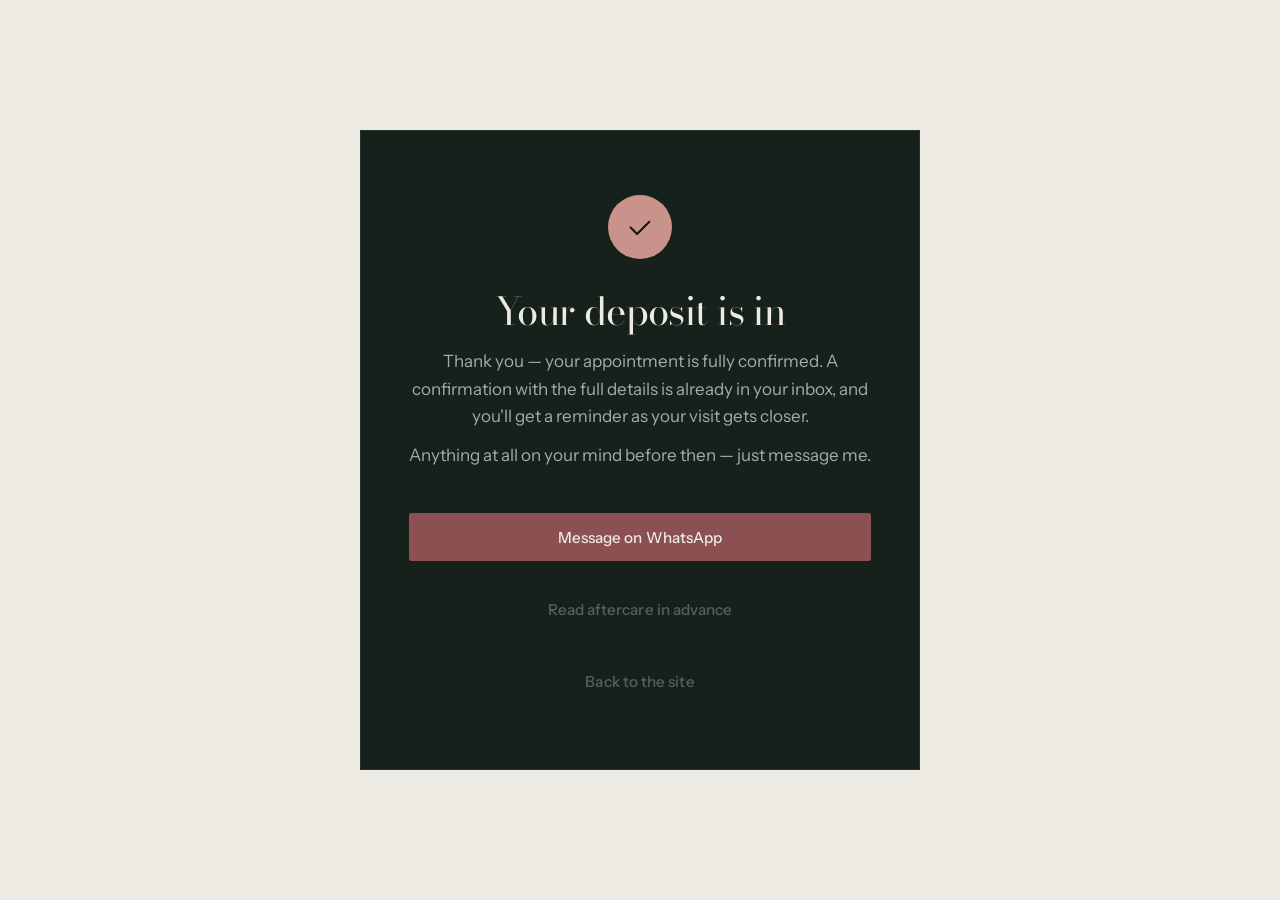
<file: thank-you.html>
<!DOCTYPE html>
<html lang="en-GB">
<head>
<meta charset="UTF-8">
<meta name="viewport" content="width=device-width, initial-scale=1.0">
<title>Deposit received — Aurelia Aesthetics</title>
<meta name="robots" content="noindex">
<meta name="theme-color" content="#0F1714">
<link rel="icon" href="assets/favicon.svg" type="image/svg+xml">
<link rel="preconnect" href="https://fonts.googleapis.com">
<link rel="preconnect" href="https://fonts.gstatic.com" crossorigin>
<link href="https://fonts.googleapis.com/css2?family=Bodoni+Moda:ital,opsz,wght@0,6..96,400;0,6..96,500;1,6..96,400&family=Instrument+Sans:wght@400;500;600&display=swap" rel="stylesheet">
<link rel="stylesheet" href="styles.css">
<style>
  /* This page only ever needs a centred card — everything else the main
     stylesheet defines (nav, hero, menu…) is simply unused here rather than
     duplicated, so a design change to one automatically matches the other. */
  body{min-height:100dvh;display:flex;align-items:center;justify-content:center;padding:var(--s6)}
  .ty-card{
    max-width:560px;width:100%;background:var(--ink-raise);color:var(--on-ink);
    border:1px solid var(--ink-line);padding:var(--s8) var(--s7);text-align:center;
  }
  .ty-mark{
    width:64px;height:64px;margin:0 auto var(--s6);border-radius:50%;
    background:var(--blush);color:var(--ink);display:flex;align-items:center;justify-content:center;
  }
  .ty-card h1{font-family:var(--display);font-size:2.4rem;margin-bottom:var(--s4)}
  .ty-card p{color:var(--on-ink-dim);line-height:1.6;margin-bottom:var(--s3)}
  .ty-actions{display:flex;flex-direction:column;gap:var(--s3);margin-top:var(--s6)}
</style>
</head>
<body>

<div class="ty-card">
  <div class="ty-mark" aria-hidden="true">
    <svg viewBox="0 0 24 24" width="28" height="28"><path d="M4 12.5l5.5 5.5L20 7.5" stroke="currentColor" stroke-width="1.75" fill="none" stroke-linecap="round" stroke-linejoin="round"/></svg>
  </div>
  <h1>Your deposit is in</h1>
  <p>Thank you — your appointment is fully confirmed. A confirmation with the full details is already in your inbox, and you'll get a reminder as your visit gets closer.</p>
  <p>Anything at all on your mind before then — just message me.</p>
  <div class="ty-actions">
    <a class="btn btn-accent btn-block" href="https://wa.me/447438815827" target="_blank" rel="noopener">Message on WhatsApp</a>
    <a class="btn btn-ghost btn-block" href="index.html#aftercare">Read aftercare in advance</a>
    <a class="btn btn-ghost btn-block" href="index.html">Back to the site</a>
  </div>
</div>

</body>
</html>
</file>
<file: styles.css>
/* =========================================================
   Aurelia Aesthetics
   Editorial dark-luxury system.
   Ground: surgical green-black. Relief: cool porcelain.
   One accent hue (blush) in two tints, light-on-dark and dark-on-light.
   ========================================================= */

:root{
  /* Ground */
  --ink:        #0F1714;
  --ink-raise:  #16211C;
  --ink-line:   #263430;

  /* Relief */
  --bone:       #EDEAE3;
  --bone-2:     #E3DFD6;
  --bone-line:  #D3CDC1;

  /* Accent — one hue, two tints for the two grounds */
  --blush:      #C9938C;   /* on dark  */
  --blush-deep: #8C4F52;   /* on light */

  /* Text */
  --on-ink:      #EDEAE3;
  --on-ink-dim:  #A3ADA7;
  --on-bone:     #16211C;
  --on-bone-dim: #55605A;

  --danger: #8E3B32;

  --display: 'Bodoni Moda', 'Didot', 'Times New Roman', serif;
  --body:    'Instrument Sans', system-ui, -apple-system, 'Segoe UI', sans-serif;

  /* Spacing scale */
  --s1:4px; --s2:8px; --s3:12px; --s4:16px; --s5:24px;
  --s6:32px; --s7:48px; --s8:64px; --s9:96px; --s10:136px;

  --masthead-h: 74px;
  --shell: 1220px;
  --ease: cubic-bezier(.22,.61,.36,1);
}

*{margin:0;padding:0;box-sizing:border-box}
[hidden]{display:none!important}

html{
  scroll-behavior:smooth;
  /* WCAG 2.2 — keep focused elements clear of the sticky masthead */
  scroll-padding-top:calc(var(--masthead-h) + var(--s5));
}

body{
  font-family:var(--body);
  font-size:17px;
  line-height:1.65;
  color:var(--on-bone);
  background:var(--bone);
  -webkit-font-smoothing:antialiased;
  text-rendering:optimizeLegibility;
}

img{max-width:100%;display:block;height:auto}

.shell{max-width:var(--shell);margin:0 auto;padding:0 var(--s5)}

.visually-hidden{
  position:absolute;width:1px;height:1px;overflow:hidden;
  clip:rect(0 0 0 0);clip-path:inset(50%);white-space:nowrap;
}

.skip-link{
  position:absolute;left:var(--s4);top:-100px;z-index:200;
  background:var(--ink);color:var(--on-ink);
  padding:var(--s3) var(--s5);border-radius:2px;text-decoration:none;
  font-size:.9rem;transition:top .2s var(--ease);
}
.skip-link:focus{top:var(--s4)}

/* ---------- Typography ---------- */
h1,h2,h3{font-family:var(--display);font-weight:400;letter-spacing:-.015em;line-height:1.08}

.hero-title{
  font-size:clamp(2.9rem,7.4vw,6rem);
  line-height:.96;
  letter-spacing:-.025em;
}

.sec-title{
  font-size:clamp(1.9rem,4.2vw,3.2rem);
  line-height:1.04;
  margin-bottom:var(--s5);
}

h3{font-size:1.3rem;line-height:1.2}

p{max-width:64ch}

/* ---------- Buttons ---------- */
.btn{
  display:inline-flex;align-items:center;justify-content:center;
  min-height:48px;padding:0 var(--s6);
  font-family:var(--body);font-size:.95rem;font-weight:500;
  letter-spacing:.005em;text-decoration:none;cursor:pointer;
  border:1px solid transparent;border-radius:2px;
  transition:background .22s var(--ease),color .22s var(--ease),border-color .22s var(--ease);
}
.btn-lg{min-height:54px;padding:0 var(--s7)}
.btn-block{display:flex;width:100%;margin-top:var(--s3)}

/* default accent sits on the light ground */
.btn-accent{background:var(--blush-deep);color:var(--bone)}
.btn-accent:hover{background:#763F42}

/* on the dark ground the accent flips to the light tint */
.masthead .btn-accent,
.hero .btn-accent,
.menu-sec .btn-accent,
.voices .btn-accent,
.footer .btn-accent,
.book-bar .btn-accent,
.modal .btn-accent{background:var(--blush);color:var(--ink)}
.masthead .btn-accent:hover,
.hero .btn-accent:hover,
.menu-sec .btn-accent:hover,
.voices .btn-accent:hover,
.footer .btn-accent:hover,
.book-bar .btn-accent:hover,
.modal .btn-accent:hover{background:#D9A79F}

.btn-quiet{border-color:rgba(237,234,227,.34);color:var(--on-ink)}
.btn-quiet:hover{border-color:var(--on-ink);background:rgba(237,234,227,.07)}

.btn-ink{background:var(--ink);color:var(--on-ink)}
.btn-ink:hover{background:var(--ink-raise)}

.btn-ghost{background:none;color:var(--on-bone-dim);padding:0 var(--s4)}
.btn-ghost:hover{color:var(--on-bone)}
.modal .btn-ghost{color:var(--on-ink-dim)}
.modal .btn-ghost:hover{color:var(--on-ink)}

.btn:disabled{opacity:.36;cursor:not-allowed}

/* ---------- Focus ---------- */
:focus-visible{outline:2px solid var(--blush-deep);outline-offset:3px}
.hero :focus-visible,.menu-sec :focus-visible,.voices :focus-visible,
.footer :focus-visible,.masthead :focus-visible,.modal :focus-visible,
.book-bar :focus-visible{outline-color:var(--blush)}

/* ---------- Masthead ---------- */
.masthead{
  position:sticky;top:0;z-index:60;
  background:var(--ink);
  border-bottom:1px solid transparent;
  transition:border-color .3s var(--ease);
}
.masthead.is-stuck{border-bottom-color:var(--ink-line)}
.masthead-inner{display:flex;align-items:center;justify-content:space-between;height:var(--masthead-h);gap:var(--s5)}

.wordmark{
  display:inline-flex;align-items:center;min-height:44px;
  font-family:var(--display);font-size:1.32rem;letter-spacing:.005em;
  color:var(--on-ink);text-decoration:none;white-space:nowrap;
}

.nav{display:flex;align-items:center;gap:var(--s6)}
.nav a{
  color:var(--on-ink);text-decoration:none;font-size:.925rem;
  padding:var(--s2) 0;position:relative;transition:color .2s var(--ease);
}
.nav a:not(.btn)::after{
  content:"";position:absolute;left:0;right:0;bottom:0;height:1px;
  background:var(--blush);transform:scaleX(0);transform-origin:left;
  transition:transform .28s var(--ease);
}
.nav a:not(.btn):hover::after{transform:scaleX(1)}
.nav-book{min-height:42px;padding:0 var(--s5)}

.nav-toggle{
  display:none;width:44px;height:44px;background:none;border:none;
  cursor:pointer;flex-direction:column;justify-content:center;gap:5px;align-items:center;
}
.nav-toggle span{display:block;width:22px;height:1px;background:var(--on-ink);transition:transform .3s var(--ease),opacity .2s var(--ease)}
.nav-toggle[aria-expanded="true"] span:first-child{transform:translateY(3px) rotate(45deg)}
.nav-toggle[aria-expanded="true"] span:last-child{transform:translateY(-3px) rotate(-45deg)}

/* ---------- Hero ---------- */
.hero{background:var(--ink);color:var(--on-ink);overflow:hidden}
.hero-grid{
  display:grid;grid-template-columns:1.25fr .75fr;
  gap:var(--s9);align-items:end;
  padding-top:var(--s9);padding-bottom:var(--s9);
}
.hero-lead{
  margin-top:var(--s6);max-width:50ch;
  color:var(--on-ink-dim);font-size:1.08rem;line-height:1.72;
}
.hero-ctas{display:flex;gap:var(--s4);flex-wrap:wrap;margin-top:var(--s7)}

.facts{
  display:flex;gap:var(--s8);flex-wrap:wrap;
  margin-top:var(--s8);padding-top:var(--s5);
  border-top:1px solid var(--ink-line);
}
.fact dt{font-size:.78rem;color:var(--on-ink-dim);letter-spacing:.01em;margin-bottom:var(--s1)}
.fact dd{font-family:var(--display);font-size:1.5rem;color:var(--on-ink);line-height:1.1}

.hero-figure{position:relative;max-width:400px;justify-self:end;width:100%}
.hero-figure img{width:100%;filter:grayscale(.18) contrast(1.04)}
.hero-figure::after{
  content:"";position:absolute;inset:0;pointer-events:none;
  background:linear-gradient(to top,rgba(15,23,20,.55),transparent 42%);
}
.hero-figure figcaption{
  position:absolute;left:var(--s5);bottom:var(--s5);z-index:1;
  font-family:var(--display);font-size:1.05rem;color:var(--on-ink);
}
.hero-figure figcaption span{
  display:block;font-family:var(--body);font-size:.76rem;
  color:var(--on-ink-dim);margin-top:2px;
}

/* One orchestrated entrance — the only non-user-triggered motion on the page */
.hero-copy > *,.hero-figure{animation:rise .85s var(--ease) both}
.hero-title{animation-delay:.05s}
.hero-lead{animation-delay:.16s}
.hero-ctas{animation-delay:.25s}
.facts{animation-delay:.34s}
.hero-figure{animation-delay:.2s}
@keyframes rise{from{opacity:0;transform:translateY(18px)}to{opacity:1;transform:none}}

/* ---------- Creed ---------- */
.creed{background:var(--bone);padding:var(--s10) 0 var(--s9)}
.creed-grid{display:grid;grid-template-columns:repeat(3,1fr);gap:var(--s8)}
.creed-item{border-top:1px solid var(--on-bone);padding-top:var(--s5)}
.creed-item h3{margin-bottom:var(--s3)}
.creed-item p{color:var(--on-bone-dim);font-size:.98rem}

/* ---------- About ---------- */
.about{background:var(--bone);padding:var(--s9) 0 var(--s10)}
.about-grid{display:grid;grid-template-columns:.9fr 1.1fr;gap:var(--s9);align-items:center}
.about-figures{position:relative;padding-bottom:var(--s8)}
.about-fig-main img{aspect-ratio:3/4;object-fit:cover;object-position:center 22%;filter:grayscale(.12)}
.about-fig-inset{
  position:absolute;right:calc(var(--s7) * -1);bottom:0;width:52%;
  border:6px solid var(--bone);
}
.about-fig-inset img{aspect-ratio:3/4;object-fit:cover;filter:grayscale(.12)}
.about-copy h2{font-size:clamp(1.8rem,3.4vw,2.7rem);margin-bottom:var(--s5)}
.about-copy p{color:var(--on-bone-dim);margin-bottom:var(--s4)}
.about-list{list-style:none;margin:var(--s6) 0 var(--s7)}
.about-list li{
  padding:var(--s4) 0;border-top:1px solid var(--bone-line);
  font-size:.95rem;color:var(--on-bone-dim);
}
.about-list li:last-child{border-bottom:1px solid var(--bone-line)}
.about-list strong{color:var(--on-bone);font-weight:600}

/* ---------- Treatment menu (the centrepiece) ---------- */
.menu-sec{background:var(--ink);color:var(--on-ink);padding:var(--s10) 0}
.menu-head{
  display:grid;grid-template-columns:1fr 1fr;gap:var(--s8);
  align-items:end;margin-bottom:var(--s9);
}
.menu-intro{color:var(--on-ink-dim);font-size:1.02rem}

.treatment-group{margin-bottom:var(--s8)}
.group-title{
  font-family:var(--body);font-weight:500;font-size:.82rem;
  letter-spacing:.02em;color:var(--blush);
  padding-bottom:var(--s3);margin-bottom:var(--s2);
  border-bottom:1px solid var(--ink-line);
}
.menu{display:flex;flex-direction:column}

.menu-row{
  display:grid;grid-template-columns:1fr auto auto auto;
  gap:var(--s5);align-items:center;
  padding:var(--s5) var(--s2);
  border-bottom:1px solid var(--ink-line);
  transition:background .2s var(--ease),opacity .5s var(--ease),transform .5s var(--ease);
  transition-delay:0s,calc(var(--i,0) * 45ms),calc(var(--i,0) * 45ms);
  opacity:0;transform:translateY(14px);
}
.menu.is-in .menu-row{opacity:1;transform:none}
.menu-row:hover{background:var(--ink-raise)}
.menu-name{font-size:1.02rem;line-height:1.35;color:var(--on-ink)}
.menu-duration{font-size:.82rem;color:var(--on-ink-dim);white-space:nowrap}
.menu-price{
  font-family:var(--display);font-size:1.6rem;
  color:var(--on-ink);white-space:nowrap;font-variant-numeric:lining-nums;
}
/* Quiet by default so the prices carry the weight, not 22 filled buttons */
.menu-sec .menu-book{
  min-height:44px;padding:0 var(--s5);font-size:.86rem;
  background:none;color:var(--on-ink);border-color:var(--ink-line);
}
.menu-sec .menu-book:hover{background:var(--blush);color:var(--ink);border-color:var(--blush)}

.menu-note{
  color:var(--on-ink-dim);font-size:.9rem;
  margin-top:var(--s7);max-width:60ch;
}

.settle{margin-top:var(--s9);border-top:1px solid var(--ink-line);padding-top:var(--s7)}
.settle-title{font-size:clamp(1.4rem,2.6vw,2rem);margin-bottom:var(--s5)}
.settle-table{width:100%;border-collapse:collapse}
.settle-table th,.settle-table td{
  text-align:left;padding:var(--s4) 0;
  border-bottom:1px solid var(--ink-line);vertical-align:top;
}
.settle-table th{font-weight:500;font-size:.95rem;color:var(--on-ink);width:34%;padding-right:var(--s5)}
.settle-table td{font-size:.95rem;color:var(--on-ink-dim)}

/* ---------- Results ---------- */
.results{background:var(--bone);padding:var(--s10) 0}
.results-grid{display:grid;grid-template-columns:repeat(2,1fr);gap:var(--s7);margin-top:var(--s7)}
.result{
  opacity:0;transform:translateY(18px);
  transition:opacity .6s var(--ease),transform .6s var(--ease);
}
.results-grid.is-in .result{opacity:1;transform:none}
.results-grid.is-in .result:nth-child(2){transition-delay:.13s}
/* No forced ratio: a before/after composite must never be cropped.
   The two source images are within 0.4% of the same ratio, so they align anyway. */
.result picture{display:block;overflow:hidden}
.result img{width:100%;transition:transform .8s var(--ease)}
.result:hover img{transform:scale(1.035)}
.result figcaption{padding-top:var(--s5)}
.result h3{font-size:1.25rem;margin-bottom:var(--s2)}
.result p{color:var(--on-bone-dim);font-size:.95rem}
.disclaimer{
  margin-top:var(--s8);padding-top:var(--s5);
  border-top:1px solid var(--bone-line);
  color:var(--on-bone-dim);font-size:.85rem;max-width:none;
}

/* ---------- Voices ---------- */
.voices{background:var(--ink);color:var(--on-ink);padding:var(--s10) 0}
.voices-grid{display:grid;grid-template-columns:repeat(3,1fr);gap:var(--s8);margin-top:var(--s7)}
.voice blockquote p{
  font-family:var(--display);font-style:italic;
  font-size:1.34rem;line-height:1.42;color:var(--on-ink);
}
.voice figcaption{
  margin-top:var(--s5);padding-top:var(--s3);
  border-top:1px solid var(--ink-line);
  font-size:.82rem;color:var(--on-ink-dim);
}

/* ---------- Aftercare ---------- */
.aftercare{background:var(--bone);padding:var(--s10) 0}
.aftercare-head{
  display:grid;grid-template-columns:1fr 1fr;gap:var(--s8);
  align-items:end;margin-bottom:var(--s8);
}
.aftercare-head p{color:var(--on-bone-dim)}
.aftercare-grid{display:grid;grid-template-columns:repeat(2,1fr);gap:var(--s7) var(--s8)}
.care{border-top:1px solid var(--on-bone);padding-top:var(--s5)}
.care h3{font-size:1.2rem;margin-bottom:var(--s4)}
.care ul{list-style:none}
.care li{
  position:relative;padding:var(--s2) 0 var(--s2) var(--s5);
  color:var(--on-bone-dim);font-size:.94rem;
}
.care li::before{
  content:"";position:absolute;left:0;top:calc(var(--s2) + .62em);
  width:10px;height:1px;background:var(--blush-deep);
}
.aftercare-note{
  margin-top:var(--s8);padding-top:var(--s5);
  border-top:1px solid var(--bone-line);color:var(--on-bone-dim);
}

/* ---------- FAQ ---------- */
.faq{background:var(--ink);color:var(--on-ink);padding:var(--s10) 0}
.faq-list{max-width:860px;margin-top:var(--s7);border-top:1px solid var(--ink-line)}
.faq-item{border-bottom:1px solid var(--ink-line)}
.faq-item summary{
  display:flex;align-items:center;justify-content:space-between;gap:var(--s5);
  min-height:64px;padding:var(--s4) 0;cursor:pointer;
  font-family:var(--display);font-size:1.22rem;color:var(--on-ink);
  list-style:none;
}
.faq-item summary::-webkit-details-marker{display:none}
.faq-item summary::after{
  content:"";flex-shrink:0;width:12px;height:12px;
  border-right:1px solid var(--blush);border-bottom:1px solid var(--blush);
  transform:rotate(45deg) translate(-2px,-2px);
  transition:transform .26s var(--ease);
}
.faq-item[open] summary::after{transform:rotate(225deg) translate(-2px,-2px)}
.faq-item p{
  padding:0 0 var(--s5);max-width:70ch;
  color:var(--on-ink-dim);font-size:.98rem;
}

/* ---------- Contact ---------- */
.contact-sec{background:var(--bone);padding:var(--s10) 0}
.contact-grid{display:grid;grid-template-columns:.85fr 1.15fr;gap:var(--s9);align-items:start}
.clinic-address{
  font-style:normal;font-size:1.05rem;line-height:1.7;
  color:var(--on-bone);margin-bottom:var(--s6);
}
.clinic-address strong{display:block;font-weight:600;margin-bottom:var(--s1)}
.contact-lines{border-top:1px solid var(--bone-line)}
.contact-lines > div{
  display:flex;justify-content:space-between;gap:var(--s4);
  padding:var(--s3) 0;border-bottom:1px solid var(--bone-line);
}
.contact-lines dt{color:var(--on-bone-dim);font-size:.9rem}
.contact-lines dd{font-size:.95rem;text-align:right}
.contact-lines a{
  display:inline-flex;align-items:center;min-height:44px;
  color:var(--blush-deep);text-decoration:none;
}
.contact-lines a:hover{text-decoration:underline}
.contact-note{margin-top:var(--s5);color:var(--on-bone-dim);font-size:.92rem}

/* Map: OpenStreetMap rather than a Google embed — no third-party cookies,
   so no consent banner is needed on a site taking health enquiries. */
.map-wrap{margin-top:var(--s6)}
.map-frame{
  display:block;width:100%;height:260px;border:1px solid var(--bone-line);
  filter:grayscale(.35) contrast(1.02);
}
.map-cta{margin-top:var(--s3);width:100%}

.contact-form{
  background:var(--bone-2);border:1px solid var(--bone-line);
  padding:var(--s7) var(--s6);
}
.contact-form h3{font-size:1.5rem;margin-bottom:var(--s5)}
/* light-ground overrides — the base .field is themed for the dark modal */
.contact-sec .field-label{color:var(--on-bone-dim)}
.contact-sec .field{
  background:#F7F5F1;color:var(--on-bone);
  border-color:var(--on-bone-dim);
}
.contact-sec .field:focus{border-color:var(--blush-deep)}
.contact-sec textarea.field{min-height:120px;resize:vertical}
.contact-sec .gdpr-check{color:var(--on-bone-dim)}
.contact-sec .gdpr-check input{accent-color:var(--blush-deep)}
/* the base .opt is tuned for the dark modal; it's unreadable on bone */
.contact-sec .field-label .opt{color:var(--on-bone-dim);opacity:1}
.form-status{font-size:.9rem;margin:var(--s3) 0 0;min-height:1.2em}
.form-status.err{color:var(--danger)}
.form-status.ok{color:#2F6B4F}

/* ---------- Footer ---------- */
.footer-address{
  font-style:normal;margin-top:var(--s4);
  color:var(--on-ink-dim);font-size:.93rem;line-height:1.6;
}
.footer-credit{text-align:right;font-size:.75rem;letter-spacing:.01em}
.footer-credit a{
  color:var(--on-ink-dim);text-decoration:none;
  border-bottom:1px solid rgba(201,147,140,.45);
  transition:color .2s var(--ease),border-color .2s var(--ease);
}
.footer-credit a:hover{color:var(--blush);border-bottom-color:var(--blush)}
.footer{background:var(--ink);color:var(--on-ink);padding:var(--s9) 0 var(--s5)}
.footer-grid{display:grid;grid-template-columns:1.4fr 1fr 1fr;gap:var(--s8);padding-bottom:var(--s8)}
.footer-wordmark{font-family:var(--display);font-size:1.7rem;color:var(--on-ink)}
.footer-tag{margin-top:var(--s2);color:var(--on-ink-dim);font-size:.93rem}
.footer-col h2{
  font-family:var(--body);font-size:.78rem;font-weight:500;
  letter-spacing:.02em;color:var(--blush);margin-bottom:var(--s4);
}
.footer-col a{
  display:flex;align-items:center;min-height:44px;
  color:var(--on-ink);text-decoration:none;
  font-size:.95rem;transition:color .2s var(--ease);
}
.footer-col a:hover{color:var(--blush)}
.footer-base{
  border-top:1px solid var(--ink-line);padding-top:var(--s5);padding-bottom:var(--s5);
  display:grid;grid-template-columns:repeat(3,1fr);align-items:baseline;gap:var(--s4);
  font-size:.82rem;color:var(--on-ink-dim);
}
.footer-base > p{margin:0}
.footer-base > p:nth-child(2){text-align:center}

/* ---------- WhatsApp: expands on tap, never on its own ---------- */
.wa{
  position:fixed;right:var(--s5);bottom:var(--s5);z-index:70;
  display:flex;flex-direction:column;align-items:flex-end;gap:var(--s3);
  transition:opacity .24s var(--ease);
}

.wa-float{
  width:56px;height:56px;border-radius:50%;border:none;cursor:pointer;
  background:#25D366;color:#0B3D22;
  display:flex;align-items:center;justify-content:center;
  box-shadow:0 8px 28px rgba(0,0,0,.28);
  transition:transform .24s var(--ease),opacity .24s var(--ease);
}
.wa-float:hover{transform:translateY(-3px)}
.wa-icon-close{display:none}
.wa-float[aria-expanded="true"] .wa-icon-chat{display:none}
.wa-float[aria-expanded="true"] .wa-icon-close{display:block}

.wa-card{
  width:min(300px,calc(100vw - var(--s7)));
  background:var(--ink-raise);border:1px solid var(--ink-line);
  border-radius:4px;overflow:hidden;
  box-shadow:0 18px 44px rgba(0,0,0,.38);
  animation:waIn .22s var(--ease) both;
}
@keyframes waIn{from{opacity:0;transform:translateY(10px)}to{opacity:1;transform:none}}
.wa-card-head{
  display:flex;align-items:center;justify-content:space-between;gap:var(--s3);
  padding:var(--s4) var(--s4) 0;
}
.wa-card-name{font-family:var(--display);font-size:1.02rem;color:var(--on-ink)}
.wa-card-close{
  width:32px;height:32px;flex-shrink:0;display:flex;align-items:center;justify-content:center;
  background:none;border:none;color:var(--on-ink-dim);cursor:pointer;
}
.wa-card-close:hover{color:var(--on-ink)}
.wa-card-msg{
  padding:var(--s2) var(--s4) var(--s4);
  font-size:.88rem;line-height:1.55;color:var(--on-ink-dim);max-width:none;
}
.wa-card-cta{
  display:flex;align-items:center;justify-content:center;gap:var(--s2);
  min-height:48px;background:#25D366;color:#0B3D22;
  font-weight:500;font-size:.92rem;text-decoration:none;
  transition:background .2s var(--ease);
}
.wa-card-cta:hover{background:#1FBE5A}

/* ---------- Mobile book bar ---------- */
.book-bar{
  position:fixed;left:0;right:0;bottom:0;z-index:65;
  display:none;align-items:center;justify-content:space-between;gap:var(--s4);
  background:var(--ink);border-top:1px solid var(--ink-line);
  padding:var(--s3) var(--s5) calc(var(--s3) + env(safe-area-inset-bottom));
  transform:translateY(110%);transition:transform .34s var(--ease);
}
.book-bar.is-shown{transform:none}
.book-bar-text strong{display:block;font-family:var(--display);font-size:1.05rem;color:var(--on-ink);font-weight:400}
.book-bar-text span{display:block;font-size:.76rem;color:var(--on-ink-dim)}
.book-bar .btn{min-height:46px;padding:0 var(--s5);font-size:.88rem}

/* ---------- Booking modal ---------- */
.modal-overlay{
  position:fixed;inset:0;z-index:100;
  background:rgba(8,13,11,.72);backdrop-filter:blur(6px);
  display:flex;align-items:center;justify-content:center;padding:var(--s5);
}
.modal{
  background:var(--ink-raise);color:var(--on-ink);
  border:1px solid var(--ink-line);
  width:100%;max-width:480px;padding:var(--s8) var(--s7) var(--s7);
  position:relative;max-height:90vh;overflow-y:auto;
  animation:modalIn .28s var(--ease) both;
}
@keyframes modalIn{from{opacity:0;transform:translateY(12px)}to{opacity:1;transform:none}}

.modal-close{
  position:absolute;top:var(--s3);right:var(--s3);
  width:44px;height:44px;display:flex;align-items:center;justify-content:center;
  background:none;border:none;color:var(--on-ink-dim);cursor:pointer;
  transition:color .2s var(--ease);
}
.modal-close:hover{color:var(--on-ink)}

.step-count{font-size:.78rem;color:var(--blush);margin-bottom:var(--s3)}
.step-title{font-size:1.75rem;margin-bottom:var(--s5)}

.field-label{
  display:block;font-size:.84rem;color:var(--on-ink-dim);
  margin-bottom:var(--s2);
}
.field-label .opt{color:var(--on-ink-dim);opacity:.75}
.field{
  width:100%;min-height:48px;padding:var(--s3) var(--s4);
  margin-bottom:var(--s4);
  background:var(--ink);color:var(--on-ink);
  border:1px solid var(--ink-line);border-radius:2px;
  font-family:var(--body);font-size:.95rem;
}
.field:focus{border-color:var(--blush);outline:none}
.field:focus-visible{outline:2px solid var(--blush);outline-offset:2px}
select.field{appearance:none;background-image:linear-gradient(45deg,transparent 50%,var(--on-ink-dim) 50%),linear-gradient(135deg,var(--on-ink-dim) 50%,transparent 50%);background-position:calc(100% - 20px) 50%,calc(100% - 14px) 50%;background-size:6px 6px;background-repeat:no-repeat;padding-right:var(--s8)}

.time-slots{display:grid;grid-template-columns:repeat(3,1fr);gap:var(--s2);margin:var(--s3) 0}
.time-slot{
  min-height:48px;display:flex;align-items:center;justify-content:center;
  background:var(--ink);border:1px solid var(--ink-line);border-radius:2px;
  color:var(--on-ink);cursor:pointer;font-size:.93rem;
  transition:border-color .2s var(--ease),background .2s var(--ease);
}
.time-slot:hover{border-color:var(--blush)}
.time-slot.selected{background:var(--blush);color:var(--ink);border-color:var(--blush)}
.time-slot.taken{opacity:.3;text-decoration:line-through;pointer-events:none}
.slot-note{font-size:.84rem;color:var(--on-ink-dim);min-height:1.4em;margin-bottom:var(--s2)}

.step-nav{display:flex;justify-content:space-between;align-items:center;gap:var(--s4);margin-top:var(--s5)}

.summary-pill{
  background:var(--ink);border-left:2px solid var(--blush);
  padding:var(--s4) var(--s5);margin-bottom:var(--s5);
  font-size:.92rem;color:var(--on-ink-dim);line-height:1.6;
}
.summary-pill strong{color:var(--on-ink);font-weight:500}

.gdpr-check{
  display:flex;gap:var(--s3);align-items:flex-start;
  font-size:.85rem;color:var(--on-ink-dim);
  margin:var(--s3) 0;cursor:pointer;line-height:1.5;
}
.gdpr-check input{width:24px;height:24px;margin-top:1px;flex-shrink:0;accent-color:var(--blush)}

.form-error{color:#E8A79E;font-size:.88rem;margin-top:var(--s3)}

.step-done{text-align:center}
.step-done p{color:var(--on-ink-dim);margin:0 auto var(--s4)}
.success-mark{
  width:56px;height:56px;margin:0 auto var(--s5);
  display:flex;align-items:center;justify-content:center;
  border:1px solid var(--blush);border-radius:50%;color:var(--blush);
}

/* =========================================================
   Mobile — laid out for the phone, not shrunk from desktop
   ========================================================= */
@media (max-width:1000px){
  /* Words lead on a phone; the portrait closes the hero rather than blocking it */
  .hero-grid{grid-template-columns:1fr;gap:var(--s7);align-items:start}
  .hero-figure{max-width:none;justify-self:stretch}
  .hero-figure img{aspect-ratio:4/5;object-fit:cover;object-position:center 16%}
  .about-grid{grid-template-columns:1fr;gap:var(--s8)}
  .about-figures{max-width:460px}
  .about-fig-inset{right:0}
  .menu-head,.aftercare-head{grid-template-columns:1fr;gap:var(--s4)}
  .contact-grid{grid-template-columns:1fr;gap:var(--s7)}
  .voices-grid{grid-template-columns:1fr;gap:var(--s7)}
  .footer-grid{grid-template-columns:1fr 1fr;gap:var(--s7)}
  .footer-brand-col{grid-column:1 / -1}
}

@media (max-width:760px){
  :root{--s9:64px;--s10:80px}

  .nav{
    position:fixed;inset:var(--masthead-h) 0 auto 0;
    flex-direction:column;align-items:stretch;gap:0;
    background:var(--ink);border-bottom:1px solid var(--ink-line);
    padding:var(--s4) var(--s5) var(--s6);
    /* The sheet sits at top:var(--masthead-h), so hiding it needs its own
       height PLUS that offset — translateY(-102%) alone leaves the bottom of
       the panel on screen, covering the hamburger and blocking every tap. */
    transform:translateY(calc(-100% - var(--masthead-h) - 8px));
    visibility:hidden;
    transition:transform .34s var(--ease),visibility .34s var(--ease);
    max-height:calc(100dvh - var(--masthead-h));overflow-y:auto;
  }
  .nav.open{transform:none;visibility:visible}

  /* while the sheet is open: lock the page, dim it, and get the
     floating controls out of the way rather than fighting z-index */
  body.nav-open{overflow:hidden}
  body.nav-open::after{
    content:"";position:fixed;inset:0;z-index:55;
    background:rgba(8,13,11,.55);
    animation:scrimIn .28s var(--ease) both;
  }
  @keyframes scrimIn{from{opacity:0}to{opacity:1}}
  body.nav-open .book-bar{transform:translateY(110%)}
  body.nav-open .wa{opacity:0;pointer-events:none}
  .nav a:not(.btn){padding:var(--s4) 0;border-bottom:1px solid var(--ink-line);font-size:1.05rem}
  .nav a:not(.btn)::after{display:none}
  .nav-book{margin-top:var(--s5);min-height:52px}
  .nav-toggle{display:flex}

  .hero-grid{padding-top:var(--s6);padding-bottom:var(--s8)}
  .hero-ctas{margin-top:var(--s6)}
  .hero-ctas .btn{width:100%}
  .facts{gap:var(--s5) var(--s7);margin-top:var(--s7)}
  .fact dd{font-size:1.25rem}

  .creed-grid{grid-template-columns:1fr;gap:var(--s6)}
  .results-grid{grid-template-columns:1fr;gap:var(--s8)}
  .aftercare-grid{grid-template-columns:1fr;gap:var(--s6)}
  .footer-grid{grid-template-columns:1fr;gap:var(--s6)}
  /* three columns can't hold their own on a phone — stack and centre */
  .footer-base{grid-template-columns:1fr;gap:var(--s2);text-align:center}
  .footer-base > p:nth-child(2),.footer-credit{text-align:center}

  /* Price list becomes a stacked record on phone, not a squeezed table */
  .menu-row{
    grid-template-columns:1fr auto;
    grid-template-areas:"name price" "meta book";
    gap:var(--s2) var(--s4);align-items:start;padding:var(--s5) 0;
  }
  .menu-name{grid-area:name;font-size:.98rem;padding-right:var(--s3)}
  .menu-price{grid-area:price;font-size:1.4rem;text-align:right}
  .menu-duration{grid-area:meta;align-self:center}
  .menu-book{grid-area:book;justify-self:end;margin-top:var(--s2)}
  .menu-row:hover{background:none}

  .settle-table th,.settle-table td{display:block;width:auto;padding-right:0}
  .settle-table th{border-bottom:none;padding-bottom:var(--s1)}
  .settle-table td{padding-top:0}

  /* thumb-zone booking bar; WhatsApp lifts clear of it */
  .book-bar{display:flex}
  .wa{bottom:calc(80px + env(safe-area-inset-bottom))}
  .wa-float{width:52px;height:52px}

  .contact-form{padding:var(--s6) var(--s5)}
  .contact-lines > div{flex-direction:column;gap:2px}
  .contact-lines dd{text-align:left}
  .modal{padding:var(--s7) var(--s5) var(--s6);max-height:100dvh;max-width:none}
  .modal-overlay{padding:0;align-items:flex-end}
  .time-slots{grid-template-columns:repeat(2,1fr)}
  .step-nav .btn-ghost{padding:0 var(--s2)}
}

@media (max-width:400px){
  .hero-title{font-size:2.55rem}
  .facts{gap:var(--s5)}
}

/* ---------- Reduced motion ---------- */
@media (prefers-reduced-motion:reduce){
  html{scroll-behavior:auto}
  *,*::before,*::after{
    animation-duration:.01ms!important;animation-iteration-count:1!important;
    transition-duration:.01ms!important;
  }
  .hero-copy > *,.hero-figure{animation:none;opacity:1;transform:none}
  .book-bar{transition:none}
  .menu-row,.result{opacity:1!important;transform:none!important}
  .result:hover img{transform:none}
}
</file>
